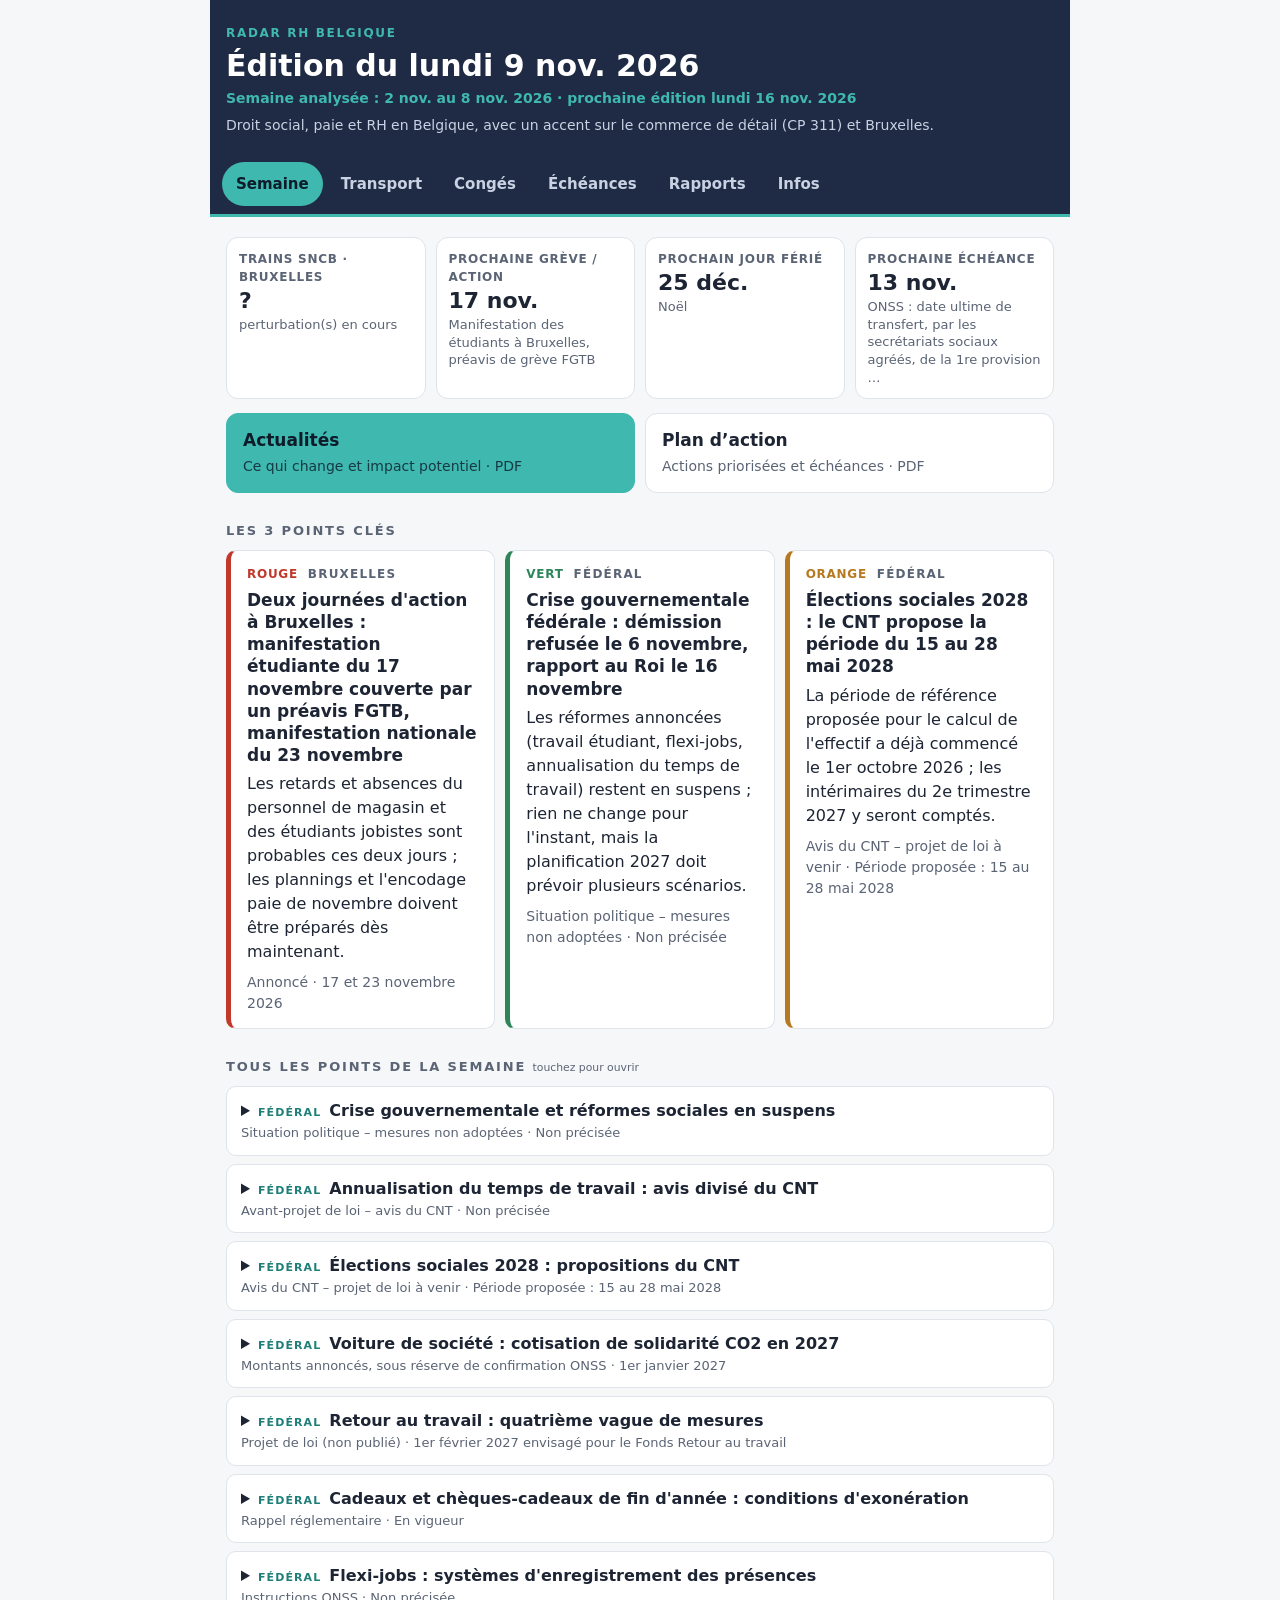
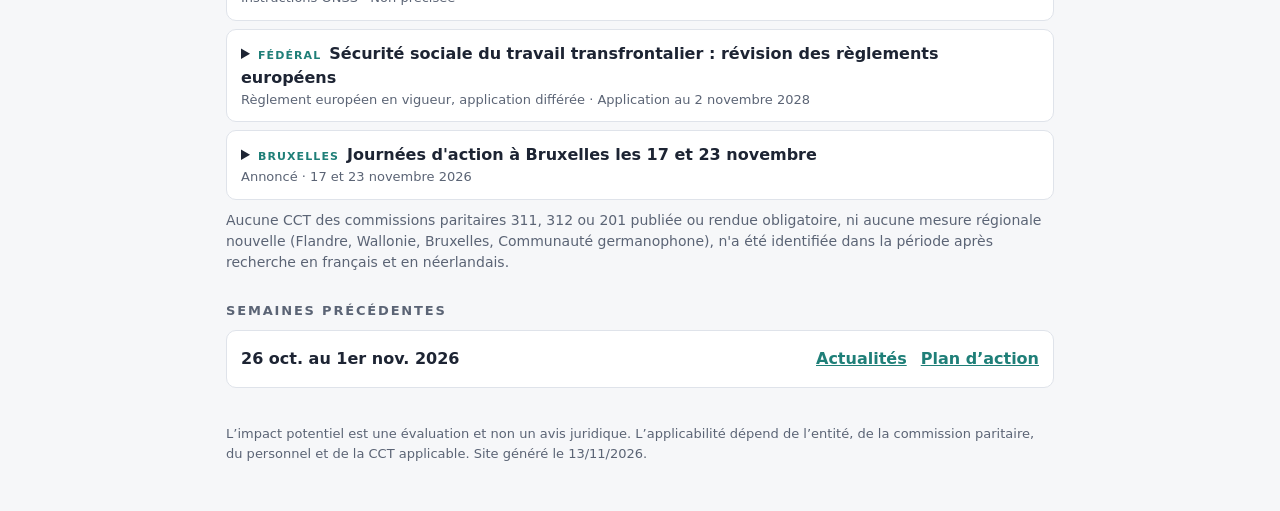
<file: site/index.html>
<!DOCTYPE html>
<html lang="fr">
<head>
<meta charset="utf-8">
<meta name="viewport" content="width=device-width, initial-scale=1, viewport-fit=cover">
<meta name="robots" content="noindex, nofollow">
<meta name="color-scheme" content="light dark">
<meta name="theme-color" content="#1F2A44">
<link rel="manifest" href="manifest.webmanifest">
<link rel="icon" href="icon-192.png">
<link rel="apple-touch-icon" href="icon-192.png">
<meta name="apple-mobile-web-app-title" content="Radar RH">
<title>Radar RH Belgique – 2 nov. au 8 nov. 2026</title>
<style>
:root {
  --bg: #f6f7f9; --panel: #ffffff; --ink: #1d2433; --muted: #5b6475; --rule: #dfe3ea;
  --navy: #1F2A44; --teal: #3FB8AF; --teal-ink: #1f7f78; --teal-fill: #E8F6F5;
  --red: #C0392B; --amber: #B7791F; --green: #2F855A;
}
@media (prefers-color-scheme: dark) {
  :root { --bg: #10151f; --panel: #182030; --ink: #e7ebf2; --muted: #9aa5b8; --rule: #2a3447;
          --teal-ink: #5fd0c7; --teal-fill: #15302f; --red: #ef7a6c; --amber: #e3b25b; --green: #6cc795; }
}
* { box-sizing: border-box; }
html { scroll-padding-top: 64px; }
body { margin: 0; background: var(--bg); color: var(--ink);
  font: 16px/1.5 system-ui, -apple-system, "Segoe UI", Roboto, sans-serif; }
main { max-width: 860px; margin: 0 auto; padding: 0 16px 48px; }
.top { background: var(--navy); color: #fff; margin: 0 -16px; padding: 24px 16px 18px; }
.eyebrow { margin: 0; color: var(--teal); font-size: 12px; font-weight: 700; letter-spacing: .14em; text-transform: uppercase; }
h1 { margin: 6px 0 4px; font-size: 24px; line-height: 1.2; }
.sub { margin: 0; color: #c9d2e3; font-size: 14px; }
.covered { margin: 0 0 6px; color: var(--teal); font-size: 14px; font-weight: 600; }
.tabs { position: sticky; top: 0; z-index: 5; display: flex; gap: 4px; overflow-x: auto; scrollbar-width: none;
  margin: 0 -16px; padding: 8px 12px; background: var(--navy); border-bottom: 3px solid var(--teal); }
.tabs::-webkit-scrollbar { display: none; }
.tabs a { flex: 0 0 auto; color: #c9d2e3; text-decoration: none; font-weight: 600; font-size: 15px;
  padding: 10px 14px; border-radius: 999px; min-height: 44px; display: flex; align-items: center; }
.tabs a[aria-selected="true"] { background: var(--teal); color: #0d1b2a; }
.tabs a:focus-visible { outline: 2px solid #fff; outline-offset: 2px; }
.js .panel { display: none; } .js .panel.on { display: block; }
.panel { padding-top: 4px; }
h2 { font-size: 13px; letter-spacing: .14em; text-transform: uppercase; color: var(--muted); margin: 28px 0 10px; }
h2 small { text-transform: none; letter-spacing: 0; font-weight: 400; }
.sr { position: absolute; width: 1px; height: 1px; overflow: hidden; clip: rect(0 0 0 0); }
.sub-h { font-size: 16px; margin: 22px 0 8px; }
.example { border: 2px solid var(--red); color: var(--red); font-weight: 700; padding: 10px 12px; border-radius: 8px; }
.tiles { display: grid; grid-template-columns: 1fr 1fr; gap: 10px; margin-top: 16px; }
.tile { display: flex; flex-direction: column; gap: 2px; background: var(--panel); border: 1px solid var(--rule);
  border-radius: 12px; padding: 12px; text-decoration: none; color: var(--ink); min-height: 96px; }
.tile small { color: var(--muted); font-size: 12px; font-weight: 600; text-transform: uppercase; letter-spacing: .06em; }
.tile b { font-size: 22px; line-height: 1.2; }
.tile span { font-size: 13px; color: var(--muted); line-height: 1.35; }
.tile.alert { border-color: var(--red); } .tile.alert b { color: var(--red); }
.downloads { display: grid; gap: 10px; margin-top: 14px; }
.btn { display: block; padding: 14px 16px; border-radius: 12px; text-decoration: none; color: var(--ink);
  background: var(--panel); border: 1px solid var(--rule); min-height: 64px; }
.btn b { display: block; font-size: 17px; }
.btn span { color: var(--muted); font-size: 14px; }
.btn.primary { background: var(--teal); border-color: var(--teal); color: #0d1b2a; }
.btn.primary span { color: #0d1b2a; opacity: .8; }
.cards { display: grid; gap: 10px; }
.card { background: var(--panel); border: 1px solid var(--rule); border-left: 5px solid var(--teal); border-radius: 10px; padding: 14px 16px; }
.card.RED { border-left-color: var(--red); } .card.AMBER { border-left-color: var(--amber); } .card.GREEN { border-left-color: var(--green); }
.card h3 { margin: 6px 0; font-size: 17px; line-height: 1.3; }
.card p { margin: 0; }
.card .meta { margin-top: 8px; color: var(--muted); font-size: 14px; }
.tag { display: flex; gap: 10px; font-size: 12px; font-weight: 700; letter-spacing: .1em; text-transform: uppercase; color: var(--muted); }
.RED .pri { color: var(--red); } .AMBER .pri { color: var(--amber); } .GREEN .pri { color: var(--green); }
.pri { font-weight: 700; font-size: 12px; letter-spacing: .06em; }
.pri-RED { color: var(--red); } .pri-AMBER { color: var(--amber); } .pri-GREEN { color: var(--green); }
.table-wrap { overflow-x: auto; background: var(--panel); border: 1px solid var(--rule); border-radius: 10px; }
table { width: 100%; border-collapse: collapse; font-size: 15px; }
th { text-align: left; font-size: 12px; letter-spacing: .1em; text-transform: uppercase; color: var(--muted); padding: 10px 12px; border-bottom: 1px solid var(--rule); }
td { padding: 10px 12px; border-bottom: 1px solid var(--rule); vertical-align: top; }
tr:last-child td { border-bottom: 0; }
tr.past { display: none; }
td.date { white-space: nowrap; font-weight: 700; width: 1%; }
.kind { display: block; color: var(--muted); font-size: 13px; margin-top: 2px; }
a { color: inherit; }
td a, .src, .item a, .more, .cal { color: var(--teal-ink); }
.src { font-size: 13px; white-space: nowrap; }
.list { list-style: none; padding: 0; margin: 0; background: var(--panel); border: 1px solid var(--rule); border-radius: 10px; }
.list li { display: flex; flex-wrap: wrap; align-items: baseline; gap: 4px 14px; padding: 12px 14px; border-bottom: 1px solid var(--rule); }
.list li:last-child { border-bottom: 0; }
.list span { flex: 1 1 200px; font-weight: 600; }
.list a { color: var(--teal-ink); font-weight: 600; padding: 4px 0; }
.list small { display: block; font-weight: 400; color: var(--muted); font-size: 13px; }
.list .d { font-weight: 700; white-space: nowrap; }
.list li.dl { display: block; }
.list li.dl .d { display: inline-block; margin-right: 8px; }
.list li.dl p { margin: 4px 0; font-weight: 400; }
.list li.dl small { display: block; }
.list li.dl small a { padding: 0; font-weight: 600; }
.list .cd { font-style: normal; font-size: 13px; color: var(--teal-ink); font-weight: 700; }
.list li.soon { background: var(--teal-fill); }
.list li.now { background: var(--teal-fill); box-shadow: inset 4px 0 0 var(--teal); }
.list li.past { display: none; }
.status { display: inline-block; font-style: normal; font-size: 11px; font-weight: 700; letter-spacing: .06em; text-transform: uppercase;
  color: var(--muted); border: 1px solid var(--rule); border-radius: 999px; padding: 1px 8px; }
.muted { color: var(--muted); }
.small { font-size: 13px; }
.note { font-size: 14px; margin-top: 10px; }
.cal, .more { display: inline-block; margin-top: 12px; font-weight: 600; min-height: 44px; padding: 10px 0; }
.more { display: block; }
.items { display: grid; gap: 8px; }
.item { background: var(--panel); border: 1px solid var(--rule); border-radius: 10px; padding: 0 14px; }
.item summary { cursor: pointer; padding: 12px 0; font-weight: 600; }
.item summary small { display: block; font-weight: 400; color: var(--muted); font-size: 13px; }
.item .lvl { display: inline-block; margin-right: 8px; font-size: 11px; letter-spacing: .1em; text-transform: uppercase; color: var(--teal-ink); }
.item p { margin: 0 0 10px; }
.item .impact { background: var(--teal-fill); border-left: 3px solid var(--teal); padding: 8px 10px; border-radius: 4px; }
.item .meta { color: var(--muted); font-size: 14px; }
.older { margin-top: 10px; }
.older summary { cursor: pointer; font-weight: 600; padding: 10px 0; min-height: 44px; }
.events { display: grid; gap: 8px; }
.event { display: grid; grid-template-columns: 1fr; gap: 4px; background: var(--panel); border: 1px solid var(--rule);
  border-left: 5px solid var(--amber); border-radius: 10px; padding: 12px 14px; }
.event.social { border-left-color: var(--red); }
.event.social .op::after { content: ' · ACTION SOCIALE'; color: var(--red); }
.event.now .when::after { content: ' · en cours'; color: var(--teal-ink); font-weight: 600; }
.event.past { display: none; }
.event .when { font-weight: 700; }
.event .op { font-weight: 700; color: var(--teal-ink); font-size: 13px; }
.event h3 { margin: 4px 0; font-size: 16px; }
.event p { margin: 0; font-size: 15px; }
.live .toggle { display: flex; align-items: center; gap: 8px; min-height: 44px; font-size: 15px; }
.live .toggle input { width: 20px; height: 20px; }
.live li p { margin: 4px 0 0; font-size: 14px; color: var(--muted); flex-basis: 100%; }
.guide { background: var(--panel); border: 1px solid var(--rule); border-radius: 10px; padding: 4px 16px; }
.guide ul { padding-left: 20px; }
.guide-p { background: var(--panel); border: 1px solid var(--rule); border-radius: 10px; padding: 12px 14px; font-size: 15px; }
footer { margin-top: 36px; color: var(--muted); font-size: 13px; }
@media (min-width: 640px) {
  .tiles { grid-template-columns: repeat(4, 1fr); }
  .downloads { grid-template-columns: 1fr 1fr; }
  .cards { grid-template-columns: repeat(3, 1fr); }
  .event { grid-template-columns: 170px 1fr; gap: 14px; }
  h1 { font-size: 30px; }
}
</style>
</head>
<body><main>
  <header class="top">
    <p class="eyebrow">Radar RH Belgique</p>
    <h1>Édition du lundi 9 nov. 2026</h1>
    <p class="covered">Semaine analysée : 2 nov. au 8 nov. 2026 · prochaine édition lundi 16 nov. 2026</p>
    <p class="sub">Droit social, paie et RH en Belgique, avec un accent sur le commerce de détail (CP 311) et Bruxelles.</p>
  </header>
  <nav class="tabs" role="tablist">
    <a href="#semaine" role="tab">Semaine</a><a href="#transport" role="tab">Transport</a><a href="#conges" role="tab">Congés</a><a href="#echeances" role="tab">Échéances</a><a href="#rapports" role="tab">Rapports</a><a href="#infos" role="tab">Infos</a>
  </nav>
  <section class="panel" id="semaine" role="tabpanel">
    <h2 class="sr">En un coup d’œil</h2>
    
    <div class="tiles">
      <a class="tile" href="#transport"><small>Trains SNCB · Bruxelles</small><b id="tile-live">…</b><span>perturbation(s) en cours</span></a>
      <a class="tile" href="#transport"><small>Prochaine grève / action</small><b>17 nov.</b><span>Manifestation des étudiants à Bruxelles, préavis de grève FGTB</span></a>
      <a class="tile" href="#conges"><small>Prochain jour férié</small><b>25 déc.</b><span>Noël</span></a>
      <a class="tile" href="#echeances"><small>Prochaine échéance</small><b>13 nov.</b><span>ONSS : date ultime de transfert, par les secrétariats sociaux agréés, de la 1re provision …</span></a>
    </div>
    
    <div class="downloads">
      <a class="btn primary" href="briefings/2026-11-02_2026-11-08/RH_Belgique_Actualites.pdf"><b>Actualités</b><span>Ce qui change et impact potentiel · PDF</span></a>
      <a class="btn" href="briefings/2026-11-02_2026-11-08/RH_Belgique_Plan_d_action.pdf"><b>Plan d’action</b><span>Actions priorisées et échéances · PDF</span></a>
    </div>
    
    <h2>Les 3 points clés</h2>
    <div class="cards">
      <article class="card RED">
        <div class="tag"><span class="pri">ROUGE</span><span>Bruxelles</span></div>
        <h3>Deux journées d&#x27;action à Bruxelles : manifestation étudiante du 17 novembre couverte par un préavis FGTB, manifestation nationale du 23 novembre</h3>
        <p>Les retards et absences du personnel de magasin et des étudiants jobistes sont probables ces deux jours ; les plannings et l&#x27;encodage paie de novembre doivent être préparés dès maintenant.</p>
        <p class="meta">Annoncé · 17 et 23 novembre 2026</p>
      </article>
      <article class="card GREEN">
        <div class="tag"><span class="pri">VERT</span><span>Fédéral</span></div>
        <h3>Crise gouvernementale fédérale : démission refusée le 6 novembre, rapport au Roi le 16 novembre</h3>
        <p>Les réformes annoncées (travail étudiant, flexi-jobs, annualisation du temps de travail) restent en suspens ; rien ne change pour l&#x27;instant, mais la planification 2027 doit prévoir plusieurs scénarios.</p>
        <p class="meta">Situation politique – mesures non adoptées · Non précisée</p>
      </article>
      <article class="card AMBER">
        <div class="tag"><span class="pri">ORANGE</span><span>Fédéral</span></div>
        <h3>Élections sociales 2028 : le CNT propose la période du 15 au 28 mai 2028</h3>
        <p>La période de référence proposée pour le calcul de l&#x27;effectif a déjà commencé le 1er octobre 2026 ; les intérimaires du 2e trimestre 2027 y seront comptés.</p>
        <p class="meta">Avis du CNT – projet de loi à venir · Période proposée : 15 au 28 mai 2028</p>
      </article>
    </div>
    <h2>Tous les points de la semaine <small>touchez pour ouvrir</small></h2>
    <div class="items">
      <details class="item">
        <summary><span class="lvl">Fédéral</span>Crise gouvernementale et réformes sociales en suspens
          <small>Situation politique – mesures non adoptées · Non précisée</small></summary>
        <p><b>Ce qui change :</b> Dans la nuit du 1er au 2 novembre 2026, le comité ministériel restreint [kern] n&#x27;a pas trouvé d&#x27;accord sur le budget 2027 et l&#x27;effort de 10 milliards EUR d&#x27;ici 2029 ; le Premier ministre a présenté la démission du gouvernement au Roi le 2 novembre. Le Roi a refusé cette démission le 6 novembre et les négociations ont repris en bilatérales ; le Premier ministre doit faire rapport au Roi le 16 novembre. Selon la presse du 31 octobre, les pistes discutées comprenaient un âge maximal de 25 ans pour le travail étudiant, une hausse des cotisations étudiantes (aujourd&#x27;hui 2,7 % travailleur et 5,4 % employeur) et une cotisation patronale flexi-job portée de 28 % à 30 % ; aucune de ces mesures n&#x27;est décidée.</p>
        <p class="impact"><b>Impact potentiel :</b> Tant qu&#x27;aucun accord n&#x27;est conclu, les règles actuelles du travail étudiant et des flexi-jobs restent applicables. Si les pistes évoquées étaient retenues, le coût et le vivier des étudiants jobistes en magasin pourraient changer en 2027 ; un accord ou un échec le 16 novembre pourrait aussi peser sur la mobilisation syndicale du 23 novembre.</p>
        
        <p class="meta"><b>Pertinence :</b> Travail étudiant | Flexi-jobs | Budget 2027 | Climat social</p>
        <p class="meta"><b>Sources :</b> <a href="https://www.lavenir.net/actu/belgique/politique/2026/11/02/budget-federal-le-kern-ne-parvient-pas-a-degager-un-accord-bart-de-wever-se-rendra-lundi-chez-le-roi-NYRAUIN6PRBDNBYR2FXUZ22C4I/" rel="noopener noreferrer">[1] L&#x27;Avenir</a> <a href="https://lalibre.be/belgique/politique-belge/2026/11/08/crise-gouvernementale-bart-de-wever-relance-les-discussions-en-bilaterales-des-ce-lundi-DKSAOSUMXBD4REIWQA4YMOHLFM" rel="noopener noreferrer">[2] La Libre Belgique</a> <a href="https://www.lavenir.net/actu/2026/10/31/flexi-jobs-et-travail-etudiant-le-gouvernement-federal-voudrait-serrer-la-vis-P5H426OT5RCL5BE47W53QUG2PU/" rel="noopener noreferrer">[3] L&#x27;Avenir</a></p>
      </details>
      <details class="item">
        <summary><span class="lvl">Fédéral</span>Annualisation du temps de travail : avis divisé du CNT
          <small>Avant-projet de loi – avis du CNT · Non précisée</small></summary>
        <p><b>Ce qui change :</b> Dans son avis n° 2.505 du 27 octobre 2026, relayé le 2 novembre, le Conseil national du travail [Nationale Arbeidsraad] rend un avis divisé sur l&#x27;avant-projet d&#x27;annualisation du temps de travail : jusqu&#x27;à 12 heures par jour et 48 heures par semaine sur la base d&#x27;un accord individuel, avec un salaire mensuel fixe, la durée hebdomadaire normale étant respectée en moyenne sur l&#x27;année. Pour les temps partiels à horaire variable, la période de référence passerait d&#x27;un trimestre au maximum à un an au maximum, sans CCT sectorielle, modification du règlement de travail ni arrêté royal supplémentaires. La « petite flexibilité » [art. 20bis] passerait de plus ou moins 2 heures par jour et 5 heures par semaine à plus ou moins 4 heures et 10 heures (maximum 10 heures par jour et 50 heures par semaine). Les organisations patronales soutiennent l&#x27;orientation, les organisations syndicales demandent le rejet du texte.</p>
        <p class="impact"><b>Impact potentiel :</b> Pour l&#x27;instant, rien ne change. Si le texte était adopté, les horaires variables à temps partiel en magasin pourraient être lissés sur un an, ce qui modifierait le suivi des heures complémentaires et des moyennes. L&#x27;annualisation est aussi l&#x27;une des lignes rouges syndicales dans le conflit budgétaire en cours.</p>
        
        <p class="meta"><b>Pertinence :</b> Temps de travail | Temps partiel variable | Plannings magasin</p>
        <p class="meta"><b>Sources :</b> <a href="https://cnt-nar.be/sites/default/files/documents/fr/avis-2505.pdf" rel="noopener noreferrer">[4] Conseil national du travail</a> <a href="https://www.partena-professional.be/fr/nos-connaissances/infoflashes/avis-du-conseil-national-du-travail-sur-lannualisation-du-temps-de" rel="noopener noreferrer">[5] Partena Professional</a></p>
      </details>
      <details class="item">
        <summary><span class="lvl">Fédéral</span>Élections sociales 2028 : propositions du CNT
          <small>Avis du CNT – projet de loi à venir · Période proposée : 15 au 28 mai 2028</small></summary>
        <p><b>Ce qui change :</b> L&#x27;avis n° 2.502 du 27 octobre 2026 du Conseil national du travail, publié par le SPF Emploi et commenté les 2 et 6 novembre, propose d&#x27;organiser les élections sociales du 15 au 28 mai 2028. Les seuils restent inchangés (50 travailleurs pour le CPPT, 100 pour le conseil d&#x27;entreprise) et la période de référence proposée pour l&#x27;effectif court du 1er octobre 2026 au 30 septembre 2027. Autres propositions : diviseur de 91 jours pour les intérimaires du 2e trimestre 2027, un intérimaire engagé ensuite à durée indéterminée par l&#x27;utilisateur ne compte qu&#x27;une fois, vote électronique élargi sous conditions et communications davantage numérisées. L&#x27;avis doit encore être traduit dans un projet de loi modifiant la loi du 4 décembre 2007.</p>
        <p class="impact"><b>Impact potentiel :</b> Si ces propositions sont confirmées, l&#x27;effectif des entités belges, y compris les intérimaires employés en renfort, serait déjà mesuré depuis le 1er octobre 2026. Une entité proche des seuils de 50 ou 100 travailleurs pourrait devoir organiser des élections pour la première fois ; les dates restent à confirmer par la loi.</p>
        <p class="meta"><b>Concertation :</b> obligation possible selon l’entité, les seuils ou la CCT applicable</p>
        <p class="meta"><b>Pertinence :</b> Élections sociales | Concertation sociale | Intérim</p>
        <p class="meta"><b>Sources :</b> <a href="https://emploi.belgique.be/fr/actualites/avis-du-conseil-national-du-travail-ndeg-2502-du-27-octobre-2026-les-elections-sociales" rel="noopener noreferrer">[6] SPF Emploi, Travail et Concertation sociale</a> <a href="https://www.securex.be/fr/lex4you/employeur/actualites/les-elections-sociales-devraient-avoir-lieu-du-15-au-28-mai-2028" rel="noopener noreferrer">[7] Securex</a> <a href="https://www.partena-professional.be/fr/nos-connaissances/infoflashes/elections-sociales-2028-le-conseil-national-du-travail-rendu-son-avis" rel="noopener noreferrer">[8] Partena Professional</a></p>
      </details>
      <details class="item">
        <summary><span class="lvl">Fédéral</span>Voiture de société : cotisation de solidarité CO2 en 2027
          <small>Montants annoncés, sous réserve de confirmation ONSS · 1er janvier 2027</small></summary>
        <p><b>Ce qui change :</b> Selon Securex (3 novembre 2026), le coefficient d&#x27;indexation de la cotisation de solidarité CO2 [solidariteitsbijdrage] passe de 1,6291 à 1,6942 au 1er janvier 2027 (indice santé de septembre 2026 de 193,27 divisé par celui de septembre 2004 de 114,08). Pour les véhicules commandés, achetés ou pris en leasing à partir du 1er juillet 2023, le multiplicateur passe de 4,00 à 5,50. Le minimum mensuel est de 35,29 EUR pour les véhicules acquis avant le 1er juillet 2023 et de 48,40 EUR à partir de cette date ; les véhicules électriques paient le minimum. Securex écrit aussi 35,93 EUR dans son texte : il s&#x27;agit vraisemblablement d&#x27;une coquille, Partena et le tableau de Securex indiquant 35,29 EUR.</p>
        <p class="impact"><b>Impact potentiel :</b> Le coût patronal des voitures de société commandées depuis juillet 2023 pourrait fortement augmenter dès la paie de janvier 2027. L&#x27;impact concerne surtout le siège et l&#x27;encadrement de magasin disposant d&#x27;un véhicule ; les paramètres devraient être validés avec le secrétariat social avant la première paie de 2027.</p>
        
        <p class="meta"><b>Pertinence :</b> Paie | Mobilité | Cotisations ONSS | Budget 2027</p>
        <p class="meta"><b>Sources :</b> <a href="https://www.securex.be/fr/lex4you/employeur/actualites/voiture-de-societe-la-cotisation-de-solidarite-pour-2027-est-connu-e571f7da2c1d8d793d734e9f21036dc7" rel="noopener noreferrer">[13] Securex</a> <a href="https://www.partena-professional.be/fr/node/22698" rel="noopener noreferrer">[14] Partena Professional</a></p>
      </details>
      <details class="item">
        <summary><span class="lvl">Fédéral</span>Retour au travail : quatrième vague de mesures
          <small>Projet de loi (non publié) · 1er février 2027 envisagé pour le Fonds Retour au travail</small></summary>
        <p><b>Ce qui change :</b> Le projet de loi du 8 octobre 2026 [DOC 56 1789/001], toujours pendant à la Chambre au 5 novembre, prévoit d&#x27;ouvrir le Fonds Retour au travail dès le septième mois d&#x27;incapacité primaire et d&#x27;indexer son plafond de 1 800 EUR, avec une entrée en vigueur envisagée au 1er février 2027. Le travailleur en invalidité devrait voir son médecin traitant au moins une fois par an, chaque certificat couvrant au maximum un an. Une amende administrative de 3 500 EUR par certificat frauduleux (plafond 28 000 EUR) viserait les prestataires de soins. La prime de reprise du travail portée à 3 000 EUR dépend du même texte.</p>
        <p class="impact"><b>Impact potentiel :</b> Aucune nouvelle obligation générale ne pèse sur l&#x27;employeur ; la cotisation de 1 800 EUR reste limitée aux ruptures pour force majeure médicale. Les dossiers de travailleurs de magasin en incapacité de longue durée pourraient être orientés plus tôt vers un trajet de retour au travail si le texte est adopté.</p>
        
        <p class="meta"><b>Pertinence :</b> Incapacité de travail | Réintégration | Certificats médicaux</p>
        <p class="meta"><b>Sources :</b> <a href="https://www.securex.be/fr/lex4you/employeur/actualites/fonds-retour-au-travail-preparez-vous-aux-changements-annonces" rel="noopener noreferrer">[11] Securex</a> <a href="https://www.securex.be/fr/lex4you/employeur/actualites/retour-au-travail-preparez-vous-a-la-quatrieme-vague" rel="noopener noreferrer">[12] Securex</a></p>
      </details>
      <details class="item">
        <summary><span class="lvl">Fédéral</span>Cadeaux et chèques-cadeaux de fin d&#x27;année : conditions d&#x27;exonération
          <small>Rappel réglementaire · En vigueur</small></summary>
        <p><b>Ce qui change :</b> Liantis rappelle (3 novembre 2026) que les cadeaux et chèques-cadeaux offerts à l&#x27;occasion de la Saint-Nicolas, de Noël ou du Nouvel An ne sont pas considérés comme de la rémunération jusqu&#x27;à 40 EUR par travailleur et par an, majorés de 40 EUR par enfant à charge. Les chèques doivent être utilisables uniquement auprès d&#x27;entreprises affiliées à l&#x27;émetteur, avoir une durée de validité limitée et ne pas être convertibles en espèces. Pour l&#x27;exonération fiscale, tous les travailleurs doivent recevoir le même avantage, les temps partiels pouvant recevoir un montant au prorata.</p>
        <p class="impact"><b>Impact potentiel :</b> Si un geste de fin d&#x27;année est prévu pour les équipes de magasin, un dépassement des plafonds ou un traitement inégal rendrait l&#x27;ensemble du montant soumis aux cotisations ONSS et au précompte professionnel.</p>
        
        <p class="meta"><b>Pertinence :</b> Paie | Avantages | Fin d&#x27;année</p>
        <p class="meta"><b>Sources :</b> <a href="https://www.liantis.be/fr/nouvelles/ch%C3%A8ques-cadeaux-pour-vos-collaborateurs-quelles-sont-les-conditions" rel="noopener noreferrer">[17] Liantis</a></p>
      </details>
      <details class="item">
        <summary><span class="lvl">Fédéral</span>Flexi-jobs : systèmes d&#x27;enregistrement des présences
          <small>Instructions ONSS · Non précisée</small></summary>
        <p><b>Ce qui change :</b> Selon Securex (2 novembre 2026), les instructions administratives ONSS 2026/3 acceptent désormais le tachygraphe numérique dans tous les secteurs pour enregistrer les prestations des flexi-jobbers, et le système Check In at Work dans le secteur du nettoyage [CP 121]. L&#x27;obligation d&#x27;enregistrer le début et la fin de chaque prestation de chaque flexi-jobber reste inchangée ; la Dimona périodique impose un système électronique d&#x27;enregistrement distinct.</p>
        <p class="impact"><b>Impact potentiel :</b> Pour une entité qui occupe des flexi-jobbers en magasin, un enregistrement absent ou incomplet expose à une sanction de niveau 3 et à la présomption que le travailleur a presté à temps plein comme travailleur ordinaire pour tout le trimestre.</p>
        
        <p class="meta"><b>Pertinence :</b> Flexi-jobs | Temps de travail | Contrôle ONSS</p>
        <p class="meta"><b>Sources :</b> <a href="https://www.securex.be/fr/lex4you/employeur/actualites/flexi-jobs-extension-des-systemes-d-enregistrement-des-presences-autorises" rel="noopener noreferrer">[15] Securex</a></p>
      </details>
      <details class="item">
        <summary><span class="lvl">Fédéral</span>Sécurité sociale du travail transfrontalier : révision des règlements européens
          <small>Règlement européen en vigueur, application différée · Application au 2 novembre 2028</small></summary>
        <p><b>Ce qui change :</b> Le règlement n° 2026/2359, qui modifie les règlements 883/2004 et 987/2009, est entré en vigueur le 1er novembre 2026 ; ses nouvelles règles ne s&#x27;appliqueront qu&#x27;à partir du 2 novembre 2028. En cas de détachement, l&#x27;affiliation préalable passe d&#x27;un à trois mois et le formulaire A1 doit être demandé avant le début du travail, sauf voyages d&#x27;affaires et détachements très courts. En cas d&#x27;activité dans plusieurs États, la période d&#x27;évaluation passe de 12 à 24 mois au maximum ; un régime transitoire peut s&#x27;appliquer jusqu&#x27;au 2 novembre 2036.</p>
        <p class="impact"><b>Impact potentiel :</b> Pas d&#x27;impact immédiat. Les détachements ponctuels de personnel belge vers des magasins ou le siège à l&#x27;étranger devraient être revus d&#x27;ici 2028.</p>
        
        <p class="meta"><b>Pertinence :</b> Mobilité internationale | ONSS | Détachement</p>
        <p class="meta"><b>Sources :</b> <a href="https://www.partena-professional.be/fr/nos-connaissances/infoflashes/les-regles-de-securite-sociale-en-cas-de-travail-transfrontalier-sont" rel="noopener noreferrer">[16] Partena Professional</a></p>
      </details>
      <details class="item">
        <summary><span class="lvl">Bruxelles</span>Journées d&#x27;action à Bruxelles les 17 et 23 novembre
          <small>Annoncé · 17 et 23 novembre 2026</small></summary>
        <p><b>Ce qui change :</b> Le mardi 17 novembre 2026, journée internationale des étudiants, les étudiants francophones manifestent à Bruxelles contre les économies dans l&#x27;enseignement de la Fédération Wallonie-Bruxelles ; la FGTB [ABVV] a déposé le 6 novembre un préavis de grève couvrant ses membres qui y participent et la CSC francophone appelle ses membres à rejoindre l&#x27;action. Le lundi 23 novembre, la CSC, la FGTB et Synova organisent une manifestation nationale au départ de la gare du Nord à 11 heures ; les membres CSC qui perdent du salaire ont droit à une indemnité de grève. Aucun préavis de grève SNCB ou STIB pour ces dates n&#x27;a été identifié au 10 novembre.</p>
        <p class="impact"><b>Impact potentiel :</b> Les deux journées pourraient perturber la circulation et les transports vers le centre de Bruxelles, et donc l&#x27;arrivée du personnel et des étudiants jobistes en magasin. Le préavis de la FGTB couvre la participation de ses membres le 17 novembre, ce qui pourrait entraîner des absences annoncées tardivement.</p>
        
        <p class="meta"><b>Pertinence :</b> Grèves et actions | Mobilité du personnel | Plannings magasin | Travail étudiant</p>
        <p class="meta"><b>Sources :</b> <a href="https://www.bruzz.be/actua/onderwijs/vakbonden-steunen-studentenactie-op-17-november-abvv-wil-staken-2026-11-06" rel="noopener noreferrer">[9] BRUZZ</a> <a href="https://www.lacsc.be/actualite/campagnes/un-budget-dans-lequel-vous-comptez" rel="noopener noreferrer">[10] CSC</a></p>
      </details>
    </div>
    <p class="muted note">Aucune CCT des commissions paritaires 311, 312 ou 201 publiée ou rendue obligatoire, ni aucune mesure régionale nouvelle (Flandre, Wallonie, Bruxelles, Communauté germanophone), n&#x27;a été identifiée dans la période après recherche en français et en néerlandais.</p>
    <h2>Semaines précédentes</h2>
    <ul class="list"><li><span>26 oct. au 1er nov. 2026</span><a href="briefings/2026-10-26_2026-11-01/RH_Belgique_Actualites.pdf">Actualités</a><a href="briefings/2026-10-26_2026-11-01/RH_Belgique_Plan_d_action.pdf">Plan d’action</a></li></ul>
  </section>
  <section class="panel" id="transport" role="tabpanel">
    <h2>Grèves et travaux annoncés</h2>
    <div class="events" id="announced">
      <article class="event" data-start="2026-10-31" data-end="2026-11-29">
        <div class="when">31 oct. → 29 nov. 2026</div>
        <div><span class="op">SNCB</span> <span class="status">Confirmé</span>
          <h3>Travaux le week-end entre Anvers-Central, Malines et Bruxelles-Midi</h3><p>Chaque week-end jusqu&#x27;au 29 novembre, Infrabel effectue des travaux : le parcours et l&#x27;heure de départ des trains IC Anvers–Bruxelles-Central–Charleroi, S1 Anvers–Bruxelles-Central–Nivelles, S5 Malines–Bruxelles-Luxembourg–Hal et L Malines–Louvain sont adaptés. Vérifier les trajets du samedi pour le personnel venant du nord (Malines, Vilvorde) ou de Nivelles. <a class="src" href="https://www.belgiantrain.be/fr/travel-info/current/ongoing-disturbances-and-works" rel="noopener noreferrer">source</a></p></div>
      </article>
      <article class="event" data-start="2026-11-07" data-end="2026-11-22">
        <div class="when">7 nov. → 22 nov. 2026</div>
        <div><span class="op">SNCB</span> <span class="status">Confirmé</span>
          <h3>Travaux à Bruxelles-Luxembourg les week-ends</h3><p>Les week-ends jusqu&#x27;au 22 novembre, le parcours des trains S5 Malines–Bruxelles-Luxembourg–Hal et S19 Landen–Bruxelles-Luxembourg–Nivelles est adapté ; bus et trams STIB et De Lijn acceptés avec le ticket de train. Bruxelles-Luxembourg est la gare la plus proche de Porte de Namur : vérifier les trajets du samedi. <a class="src" href="https://www.belgiantrain.be/fr/travel-info/current/ongoing-disturbances-and-works" rel="noopener noreferrer">source</a></p></div>
      </article>
      <article class="event" data-start="2026-11-11" data-end="2026-11-11">
        <div class="when">mer. 11 nov. 2026</div>
        <div><span class="op">SNCB</span> <span class="status">Confirmé</span>
          <h3>Bus de remplacement entre Louvain et Landen</h3><p>Le mercredi 11 novembre (jour férié), tous les trains sont remplacés par des bus SNCB entre Louvain et Landen. Concerne le personnel venant de l&#x27;est du Brabant flamand s&#x27;il travaille ce jour-là. <a class="src" href="https://www.belgiantrain.be/fr/travel-info/current/ongoing-disturbances-and-works" rel="noopener noreferrer">source</a></p></div>
      </article>
      <article class="event" data-start="2026-11-14" data-end="2026-11-15">
        <div class="when">14 nov. → 15 nov. 2026</div>
        <div><span class="op">SNCB</span> <span class="status">Confirmé</span>
          <h3>Bus de remplacement entre Bruxelles-Midi et Nivelles</h3><p>Le week-end des 14 et 15 novembre, tous les trains sont remplacés par des bus SNCB entre Bruxelles-Midi et Nivelles ; le parcours des trains S19 est adapté et l&#x27;heure de départ des IC Anvers–Bruxelles-Central–Charleroi change. Trajet du samedi nettement allongé pour le personnel venant de Nivelles, Braine-l&#x27;Alleud ou Waterloo. <a class="src" href="https://www.belgiantrain.be/fr/travel-info/current/ongoing-disturbances-and-works" rel="noopener noreferrer">source</a></p></div>
      </article>
      <article class="event" data-start="2026-11-15" data-end="2026-11-15">
        <div class="when">dim. 15 nov. 2026</div>
        <div><span class="op">STIB</span> <span class="status">Confirmé</span>
          <h3>Métro 5 remplacé par des bus le matin, station Roi Baudouin fermée le soir</h3><p>Le dimanche 15 novembre avant 12 h 30, travaux sur la ligne de métro 5 : bus de remplacement entre Gare de l&#x27;Ouest et Erasme. Le même jour, à cause du match Belgique–Italie, la station Roi Baudouin (terminus du métro 6) est fermée à partir de 22 h : retour du soir à prévoir pour le personnel concerné. <a class="src" href="https://www.stib-mivb.be/accueil/voyager/temps-reel/arrets?stop=90749" rel="noopener noreferrer">source</a></p></div>
      </article>
      <article class="event" data-start="2026-11-15" data-end="2027-02-08">
        <div class="when">15 nov. 2026 → 8 févr. 2027</div>
        <div><span class="op">STIB</span> <span class="status">Annoncé</span>
          <h3>Hôtel des Monnaies (métro 2 et 6) : quais partiellement isolés</h3><p>À partir de la mi-novembre 2026 (date exacte non précisée), une partie du fond des quais est isolée pour les travaux ; la station et toutes ses entrées restent ouvertes et toutes les portes du métro restent accessibles. Impact faible sur les lignes 2 et 6 ; premier nouvel accès prévu à l&#x27;été 2027. <a class="src" href="https://www.stib-mivb.be/voyager/chantiers-et-projets/chantiers-en-cours/hotel-des-monnaies-fait-peau-neuve-avec-deux-ascenseurs" rel="noopener noreferrer">source</a></p></div>
      </article>
      <article class="event" data-start="2026-11-16" data-end="2026-11-27">
        <div class="when">16 nov. → 27 nov. 2026</div>
        <div><span class="op">SNCB</span> <span class="status">Confirmé</span>
          <h3>Jonction Nord-Midi : trains adaptés en semaine entre Bruxelles-Midi et Bruxelles-Nord</h3><p>En semaine, du 16 au 27 novembre, Infrabel effectue des travaux entre Schaerbeek et Bruxelles-Midi : le parcours et l&#x27;heure de départ de certains trains entre Bruxelles-Midi et Bruxelles-Nord sont adaptés. La SNCB précise que le planificateur n&#x27;en tient pas encore compte : retards possibles pour le personnel qui passe par Bruxelles-Central. <a class="src" href="https://www.belgiantrain.be/fr/travel-info/current/ongoing-disturbances-and-works" rel="noopener noreferrer">source</a></p></div>
      </article>
      <article class="event" data-start="2026-11-16" data-end="2026-11-20">
        <div class="when">16 nov. → 20 nov. 2026</div>
        <div><span class="op">SNCB</span> <span class="status">Confirmé</span>
          <h3>Horaires adaptés entre Braine-l&#x27;Alleud et Charleroi</h3><p>En semaine, du 16 au 20 novembre, l&#x27;heure de départ des trains IC Anvers–Bruxelles-Central–Charleroi, IC Essen–Bruxelles-Central–Charleroi et S19 Brussels Airport–Bruxelles-Luxembourg–Charleroi est adaptée. Vérifier l&#x27;horaire pour le personnel venant du sud du Brabant wallon ou de Charleroi. <a class="src" href="https://www.belgiantrain.be/fr/travel-info/current/ongoing-disturbances-and-works" rel="noopener noreferrer">source</a></p></div>
      </article>
      <article class="event social" data-start="2026-11-17" data-end="2026-11-17">
        <div class="when">mar. 17 nov. 2026</div>
        <div><span class="op">Tous</span> <span class="status">Préavis déposé</span>
          <h3>Manifestation des étudiants à Bruxelles, préavis de grève FGTB</h3><p>Les étudiants de l&#x27;enseignement francophone manifestent à nouveau à Bruxelles le mardi 17 novembre ; la FGTB a déposé un préavis de grève couvrant ses membres qui y participent. Perturbations possibles en surface dans le centre ; aucun préavis propre à la STIB ou à la SNCB n&#x27;a été trouvé au 10 novembre. <a class="src" href="https://www.lalibre.be/dernieres-depeches/2026/11/06/mobilisation-de-la-jeunesse-la-fgtb-soutient-laction-etudiante-du-17-novembre-avec-un-preavis-de-greve-FLIF52IHVNCPRJBRTP2VK3ZDJA/" rel="noopener noreferrer">source</a></p></div>
      </article>
      <article class="event" data-start="2026-11-21" data-end="2026-11-29">
        <div class="when">21 nov. → 29 nov. 2026</div>
        <div><span class="op">SNCB</span> <span class="status">Confirmé</span>
          <h3>Bus de remplacement entre Malines et Louvain (week-ends)</h3><p>Les week-ends des 21-22 et 28-29 novembre, des bus SNCB remplacent les trains L entre Malines et Louvain ; le parcours et l&#x27;heure de départ de certains trains P entre Malines-Nekkerspoel et Louvain sont adaptés. Vérifier les trajets du samedi pour le personnel venant du Brabant flamand. <a class="src" href="https://www.belgiantrain.be/fr/travel-info/current/ongoing-disturbances-and-works" rel="noopener noreferrer">source</a></p></div>
      </article>
      <article class="event social" data-start="2026-11-23" data-end="2026-11-23">
        <div class="when">lun. 23 nov. 2026</div>
        <div><span class="op">Tous</span> <span class="status">Annoncé</span>
          <h3>Journée d&#x27;action et manifestation nationale en front commun à Bruxelles</h3><p>La CSC, la FGTB et Synova appellent à une manifestation nationale à Bruxelles le lundi 23 novembre ; les absences pour y participer sont traitées comme des absences pour grève (indemnité de grève), y compris pour les équipes qui commencent le 22 au soir ou finissent dans la nuit du 23 au 24. Au 10 novembre, aucune grève générale n&#x27;est convoquée et aucun préavis propre à la STIB, à la SNCB ou à De Lijn n&#x27;a été trouvé : forte perturbation probable dans le centre, détails non encore publiés. <a class="src" href="https://cessoc.be/content/article/25366" rel="noopener noreferrer">source</a></p></div>
      </article>
      <article class="event" data-start="2026-12-13" data-end="2026-12-13">
        <div class="when">dim. 13 déc. 2026</div>
        <div><span class="op">SNCB</span> <span class="status">Confirmé</span>
          <h3>Nouvelle offre de trains (plan de transport 2026-2029, phase 1)</h3><p>À partir du dimanche 13 décembre, de nombreux horaires changent : trains S4 prolongés vers Louvain-la-Neuve, deux S8 par heure le samedi via Bruxelles-Luxembourg, nouvelle gare de Braine-Alliance (S9 et S19), deuxième S5 par heure le samedi entre Vilvorde et Hal ; travaux à Malines (un S1 sur deux seulement à Eppegem et Weerde vers Anvers). Les horaires de travail fondés sur un train précis doivent être revérifiés. <a class="src" href="https://www.belgiantrain.be/fr/news/new-offer-dec-2026" rel="noopener noreferrer">source</a></p></div>
      </article>
    </div>
    <p class="muted small">Liste vérifiée au 10 nov. 2026, mise à jour chaque lundi. Les dates passées disparaissent d’elles-mêmes.</p>
    <a class="more" href="reports/transport_2026-11-06.pdf">Grève ou retard : quelles règles de paie ? Le rapport complet (PDF)</a>
    
    <h2>Trains SNCB en ce moment <small id="live-time"></small></h2>
    <div class="live" id="live">
      <label class="toggle"><input type="checkbox" id="live-bxl" checked> Seulement autour de Bruxelles</label>
      <ul class="list" id="live-list"><li class="muted">Chargement des perturbations SNCB…</li></ul>
      <details class="older" id="live-planned-wrap"><summary>Travaux planifiés SNCB</summary><ul class="list" id="live-planned"></ul></details>
      <p class="muted small">Données en direct : iRail (API ouverte basée sur les données SNCB). En cas de doute, vérifiez sur sncb.be.</p>
    </div>
    <h2>Suivre en direct</h2>
    <ul class="list"><li><span>SNCB – Perturbations et travaux en cours<small>Perturbations en direct, travaux par semaine et services alternatifs en cas de grève sur le rail.</small></span><a href="https://www.belgiantrain.be/fr/travel-info/current/ongoing-disturbances-and-works" rel="noopener noreferrer">Ouvrir</a></li><li><span>SNCB – Attestation de retard<small>Justificatif à télécharger par numéro de train ou par gare, jusqu&#x27;à sept jours dans le passé : preuve pour la paie.</small></span><a href="https://www.belgiantrain.be/fr/support/customer-service/delay-certificate" rel="noopener noreferrer">Ouvrir</a></li><li><span>STIB – Info trafic<small>État en direct des métros, trams et bus bruxellois, y compris les jours de grève ou de manifestation.</small></span><a href="https://www.stib-mivb.be/accueil/voyager/info-trafic" rel="noopener noreferrer">Ouvrir</a></li><li><span>STIB – Arrêt Porte de Namur (temps réel)<small>Temps d&#x27;attente et perturbations affichées pour l&#x27;arrêt du magasin (métros 2 et 6, bus).</small></span><a href="https://www.stib-mivb.be/accueil/voyager/temps-reel/arrets?stop=90749" rel="noopener noreferrer">Ouvrir</a></li><li><span>STIB – Chantiers en cours<small>Travaux de longue durée sur le réseau STIB (stations de métro, voies de tram).</small></span><a href="https://www.stib-mivb.be/accueil/voyager/chantiers-et-projets/chantiers-en-cours" rel="noopener noreferrer">Ouvrir</a></li><li><span>De Lijn – Grèves et actions syndicales [staking en vakbondsactie]<small>Situation du réseau De Lijn en cas de grève ou d&#x27;action syndicale.</small></span><a href="https://www.delijn.be/nl/content/storingen-omleidingen/staking-vakbondsactie/" rel="noopener noreferrer">Ouvrir</a></li><li><span>De Lijn – Attestation de retard [attest vertraging]<small>Formulaire d&#x27;attestation de retard De Lijn, envoyée par e-mail sous 72 heures, demande possible jusqu&#x27;à un mois après les faits.</small></span><a href="https://www.delijn.be/nl/content/attest-vertraging/" rel="noopener noreferrer">Ouvrir</a></li><li><span>LETEC – Actualités et info trafic<small>Perturbations et grèves sur le réseau de bus wallon, dont le Brabant wallon.</small></span><a href="https://www.letec.be/News/" rel="noopener noreferrer">Ouvrir</a></li><li><span>Infrabel<small>Gestionnaire du réseau ferroviaire : travaux sur les voies qui modifient l&#x27;offre de trains.</small></span><a href="https://infrabel.be/fr" rel="noopener noreferrer">Ouvrir</a></li><li><span>Bruxelles Mobilité – Transport et mobilité<small>Portail régional bruxellois sur la mobilité, les chantiers et la circulation.</small></span><a href="https://be.brussels/fr/transport-mobilite" rel="noopener noreferrer">Ouvrir</a></li></ul>
    <h2>Accès au magasin (Porte de Namur)</h2>
    <ul class="list"><li><span>Métro · 2 et 6<small>Station Porte de Namur, desservie par les métros 2 (Simonis–Elisabeth) et 6 (Roi Baudouin–Elisabeth). Correspondance avec les métros 1 et 5 à Arts-Loi.</small></span> <a class="src" href="https://www.stib-mivb.be/accueil/voyager/temps-reel/arrets?stop=90749" rel="noopener noreferrer">source</a></li><li><span>Bus · 34, 54, 64, 71, 80 ; Noctis N06, N08, N09, N10<small>Lignes listées à l&#x27;arrêt STIB Porte de Namur. Les bus 34, 64 et 80 relient aussi l&#x27;arrêt Luxembourg (gare de Bruxelles-Luxembourg) ; le bus 71 relie De Brouckère et Delta en passant par Porte de Namur.</small></span> <a class="src" href="https://www.stib-mivb.be/accueil/voyager/temps-reel/arrets?stop=90749" rel="noopener noreferrer">source</a></li><li><span>Train · Bruxelles-Luxembourg (trains S) ; puis bus 34, 64 ou 80<small>Gare la plus proche. À l&#x27;arrêt STIB Luxembourg, les bus 34, 64 et 80 circulent vers Porte de Namur. Travaux à Bruxelles-Luxembourg les week-ends jusqu&#x27;au 22 novembre 2026.</small></span> <a class="src" href="https://www.stib-mivb.be/accueil/voyager/temps-reel/arrets?stop=90569" rel="noopener noreferrer">source</a></li><li><span>Train · Bruxelles-Midi : métro 2 ou 6<small>La station Gare du Midi est desservie par les métros 2 et 6, comme Porte de Namur : trajet sans correspondance. Les trams 4 et 10 sont interrompus entre Gare du Midi et Porte de Hal / Gare du Nord.</small></span> <a class="src" href="https://www.stib-mivb.be/accueil/voyager/temps-reel/arrets?stop=90366" rel="noopener noreferrer">source</a></li><li><span>Train · Bruxelles-Central : métro 1 ou 5 jusqu&#x27;à Arts-Loi, puis métro 2 ou 6<small>Correspondance à Arts-Loi, desservie par les métros 1, 2, 5 et 6, puis métro 2 ou 6 jusqu&#x27;à Porte de Namur. Le dimanche 15 novembre avant 12 h 30, le métro 5 est remplacé par des bus entre Gare de l&#x27;Ouest et Erasme.</small></span> <a class="src" href="https://www.stib-mivb.be/accueil/voyager/temps-reel/arrets?stop=90039" rel="noopener noreferrer">source</a></li><li><span>Tram · Aucune ligne de tram à l&#x27;arrêt Porte de Namur<small>L&#x27;arrêt STIB Porte de Namur ne liste que des métros et des bus ; les personnes venant en tram doivent prévoir une correspondance vers le métro 2 ou 6 ou vers un bus.</small></span> <a class="src" href="https://www.stib-mivb.be/accueil/voyager/temps-reel/arrets?stop=90749" rel="noopener noreferrer">source</a></li></ul>
  </section>
  <section class="panel" id="conges" role="tabpanel">
    <h2>Prochains jours fériés</h2>
    <ul class="list" id="holidays"><li class="hol" data-date="2026-11-11"><span>Armistice<small>Tombe un mercredi : pas de remplacement.</small></span><b class="d">mer. 11 nov. 2026</b><em class="cd"></em></li><li class="hol" data-date="2026-12-25"><span>Noël<small>Tombe un vendredi : pas de remplacement.</small></span><b class="d">ven. 25 déc. 2026</b><em class="cd"></em></li><li class="hol" data-date="2027-01-01"><span>Nouvel An<small>Tombe un vendredi : pas de remplacement.</small></span><b class="d">ven. 1er janv. 2027</b><em class="cd"></em></li><li class="hol" data-date="2027-03-29"><span>Lundi de Pâques<small>Pâques tombe le dimanche 28 mars 2027.</small></span><b class="d">lun. 29 mars 2027</b><em class="cd"></em></li><li class="hol" data-date="2027-05-01"><span>Fête du Travail<small>Tombe un samedi : jour habituel d&#x27;activité en magasin, donc férié chômé et payé pour le personnel qui travaille habituellement le samedi ; jour de remplacement à fixer pour les travailleurs dont le samedi est un jour habituel d&#x27;inactivité.</small></span><b class="d">sam. 1er mai 2027</b><em class="cd"></em></li><li class="hol" data-date="2027-05-06"><span>Ascension<small>Tombe un jeudi : pas de remplacement.</small></span><b class="d">jeu. 6 mai 2027</b><em class="cd"></em></li><li class="hol" data-date="2027-05-17"><span>Lundi de Pentecôte<small>Tombe un lundi : pas de remplacement.</small></span><b class="d">lun. 17 mai 2027</b><em class="cd"></em></li><li class="hol" data-date="2027-07-21"><span>Fête nationale<small>Tombe un mercredi : pas de remplacement.</small></span><b class="d">mer. 21 juil. 2027</b><em class="cd"></em></li><li class="hol" data-date="2027-08-15"><span>Assomption<small>Tombe un dimanche : jour de remplacement à fixer (toujours obligatoire pour un férié qui coïncide avec un dimanche).</small></span><b class="d">dim. 15 août 2027</b><em class="cd"></em></li><li class="hol" data-date="2027-11-01"><span>Toussaint<small>Tombe un lundi : pas de remplacement.</small></span><b class="d">lun. 1er nov. 2027</b><em class="cd"></em></li><li class="hol" data-date="2027-11-11"><span>Armistice<small>Tombe un jeudi : pas de remplacement.</small></span><b class="d">jeu. 11 nov. 2027</b><em class="cd"></em></li><li class="hol" data-date="2027-12-25"><span>Noël<small>Tombe un samedi : jour habituel d&#x27;activité en magasin, donc férié chômé et payé pour le personnel qui travaille habituellement le samedi ; jour de remplacement à fixer pour les travailleurs dont le samedi est un jour habituel d&#x27;inactivité.</small></span><b class="d">sam. 25 déc. 2027</b><em class="cd"></em></li></ul>
    <p class="muted small">Sources : <a class="src" href="https://emploi.belgique.be/fr/themes/jours-feries-et-conges/jours-feries" rel="noopener noreferrer">SPF Emploi, Travail et Concertation sociale</a>  <a class="src" href="https://www.ucm.be/actualites/tous-les-jours-feries-en-2027-et-leurs-modalites-de-remplacement" rel="noopener noreferrer">UCM</a></p>
    <p class="guide-p"><b>Jour férié un dimanche ?</b> Un jour férié qui tombe un dimanche ou un jour habituel d&#x27;inactivité doit être remplacé par un jour habituel d&#x27;activité de l&#x27;entreprise. Le jour de remplacement est fixé en priorité par la commission (ou sous-commission) paritaire, à défaut par le conseil d&#x27;entreprise, puis par accord avec la délégation syndicale, avec les travailleurs ou, en dernier lieu, par accord individuel ; sans décision valable, le férié est reporté au premier jour habituel d&#x27;activité qui suit. L&#x27;employeur doit afficher un avis reprenant les jours de remplacement avant le 15 décembre de l&#x27;année précédente, soit avant le 15 décembre 2026 pour 2027. <a class="src" href="https://emploi.belgique.be/fr/themes/jours-feries-et-conges/jours-feries" rel="noopener noreferrer">source</a></p>
    <a class="cal" href="conges.ics">Ajouter jours fériés, vacances scolaires et temps forts à mon agenda (.ics)</a>
    <h2>Temps forts du commerce</h2>
    <ul class="list"><li class="range" data-start="2026-08-13" data-end="2026-08-13"><span>Ouverture possible 7 jours sur 7 jusqu&#x27;à 21 h <i class="status">Légal</i><small>En vigueur depuis le 13 août 2026 (publication au Moniteur belge le 3 août) : suppression du jour de fermeture hebdomadaire obligatoire et fermeture au plus tard à 21 h. Possibilité et non obligation ; les règles de repos du dimanche du droit du travail restent applicables au personnel de vente. Source médiatique, texte au Moniteur belge non consulté.</small></span><b class="d">jeu. 13 août 2026</b> <a class="src" href="https://www.vrt.be/vrtnws/fr/2026/08/13/les-commerces-de-detail-peuvent-desormais-ouvrir-7-jours-sur-7-e/" rel="noopener noreferrer">source</a></li><li class="range" data-start="2026-11-27" data-end="2026-11-27"><span>Black Friday <i class="status">Usage commercial</i><small>Dernier vendredi de novembre (date calculée). Selon une enquête citée en 2021, environ un Belge sur trois attend le Black Friday pour ses achats de fin d&#x27;année. Pas une période de soldes légale.</small></span><b class="d">ven. 27 nov. 2026</b> <a class="src" href="https://www.rtbf.be/article/1-belge-sur-3-attend-le-black-friday-pour-faire-ses-achats-de-fin-dannee-10884919" rel="noopener noreferrer">source</a></li><li class="range" data-start="2026-12-02" data-end="2027-01-01"><span>Période d&#x27;attente avant les soldes d&#x27;hiver <i class="status">Déduit</i><small>Habillement, maroquinerie et chaussures : interdiction d&#x27;annoncer des réductions de prix pendant le mois qui précède les soldes (art. VI.29 CDE). Dates déduites de la règle, les soldes d&#x27;hiver 2027 commençant le 2 janvier.</small></span><b class="d">2 déc. 2026 → 1er janv. 2027</b> <a class="src" href="https://www.ejustice.just.fgov.be/cgi_loi/change_lg.pl?language=fr&amp;la=F&amp;cn=2013022819&amp;table_name=loi" rel="noopener noreferrer">source</a></li><li class="range" data-start="2026-12-06" data-end="2026-12-06"><span>Saint-Nicolas <i class="status">Usage commercial</i><small>Tombe un dimanche en 2026. Près de la moitié des ventes annuelles de jouets se fait en novembre et décembre (Saint-Nicolas et Noël), selon un article de 2024.</small></span><b class="d">dim. 6 déc. 2026</b> <a class="src" href="https://www.rtbf.be/article/saint-nicolas-approche-comment-se-porte-le-marche-du-jouet-11459881" rel="noopener noreferrer">source</a></li><li class="range" data-start="2026-12-19" data-end="2026-12-20"><span>Dernier week-end avant Noël <i class="status">Usage commercial</i><small>Traditionnellement le dimanche le plus important de l&#x27;année pour le commerce selon le SNI (article de 2017). Dates 2026 calculées ; ouverture dominicale du magasin à vérifier selon les règles de repos du dimanche du personnel.</small></span><b class="d">19 déc. → 20 déc. 2026</b> <a class="src" href="https://www.dhnet.be/conso/consommation/2017/12/16/le-week-end-le-plus-chaud-de-lannee-a-debute-pour-les-commerces-6DR3BJCSTRCXRPABLDLZ76SFVY/" rel="noopener noreferrer">source</a></li><li class="range" data-start="2026-12-24" data-end="2026-12-24"><span>Veille de Noël <i class="status">Usage commercial</i><small>Fermeture anticipée habituelle des grandes enseignes (vers 17 h ou 18 h selon un article de 2020) : prévoir les horaires du personnel en conséquence.</small></span><b class="d">jeu. 24 déc. 2026</b> <a class="src" href="https://www.dhnet.be/conso/consommation/2020/12/04/colruyt-delhaize-carrefour-les-supermarches-adaptent-leurs-heures-douverture-pendant-les-fetes-de-fin-dannee-OJRERRHMBNCG7NYUPPRD2LQHM4/" rel="noopener noreferrer">source</a></li><li class="range" data-start="2026-12-31" data-end="2026-12-31"><span>Saint-Sylvestre <i class="status">Usage commercial</i><small>Fermeture anticipée habituelle des grandes enseignes (vers 17 h ou 18 h selon un article de 2020).</small></span><b class="d">jeu. 31 déc. 2026</b> <a class="src" href="https://www.dhnet.be/conso/consommation/2020/12/04/colruyt-delhaize-carrefour-les-supermarches-adaptent-leurs-heures-douverture-pendant-les-fetes-de-fin-dannee-OJRERRHMBNCG7NYUPPRD2LQHM4/" rel="noopener noreferrer">source</a></li><li class="range" data-start="2027-01-02" data-end="2027-01-31"><span>Soldes d&#x27;hiver 2027 <i class="status">Déduit</i><small>Règle légale : du 3 au 31 janvier ; lorsque le 3 janvier est un dimanche, la période commence le 2 janvier (art. VI.25 CDE). Le 3 janvier 2027 étant un dimanche, début déduit au samedi 2 janvier 2027. Le Roi peut modifier la période par arrêté royal.</small></span><b class="d">2 janv. → 31 janv. 2027</b> <a class="src" href="https://www.ejustice.just.fgov.be/cgi_loi/change_lg.pl?language=fr&amp;la=F&amp;cn=2013022819&amp;table_name=loi" rel="noopener noreferrer">source</a></li><li class="range" data-start="2027-06-01" data-end="2027-06-30"><span>Période d&#x27;attente avant les soldes d&#x27;été <i class="status">Déduit</i><small>Habillement, maroquinerie et chaussures : pas d&#x27;annonce de réductions de prix pendant le mois qui précède les soldes (art. VI.29 CDE). Dates déduites de la règle.</small></span><b class="d">1er juin → 30 juin 2027</b> <a class="src" href="https://www.ejustice.just.fgov.be/cgi_loi/change_lg.pl?language=fr&amp;la=F&amp;cn=2013022819&amp;table_name=loi" rel="noopener noreferrer">source</a></li><li class="range" data-start="2027-07-01" data-end="2027-07-31"><span>Soldes d&#x27;été 2027 <i class="status">Déduit</i><small>Règle légale : du 1er au 31 juillet (art. VI.25 CDE) ; le 1er juillet 2027 tombe un jeudi, pas de décalage. Dates déduites de la règle.</small></span><b class="d">1er juil. → 31 juil. 2027</b> <a class="src" href="https://www.ejustice.just.fgov.be/cgi_loi/change_lg.pl?language=fr&amp;la=F&amp;cn=2013022819&amp;table_name=loi" rel="noopener noreferrer">source</a></li></ul>
    <h2>Vacances scolaires 2026-2027 <small>utile pour les étudiants et les demandes de congé</small></h2>
    <details class="older" open><summary>Fédération Wallonie-Bruxelles</summary><ul class="list"><li class="range" data-start="2026-10-19" data-end="2026-11-01"><span>Vacances d&#x27;automne (Toussaint)</span><b class="d">19 oct. → 1er nov. 2026</b> <a class="src" href="http://www.enseignement.be/public/docs/calendrier-scolaire-2026-2027.pdf" rel="noopener noreferrer">source</a></li><li class="range" data-start="2026-12-21" data-end="2027-01-03"><span>Vacances d&#x27;hiver (Noël)</span><b class="d">21 déc. 2026 → 3 janv. 2027</b> <a class="src" href="http://www.enseignement.be/public/docs/calendrier-scolaire-2026-2027.pdf" rel="noopener noreferrer">source</a></li><li class="range" data-start="2027-02-22" data-end="2027-03-07"><span>Vacances de détente (Carnaval)</span><b class="d">22 févr. → 7 mars 2027</b> <a class="src" href="http://www.enseignement.be/public/docs/calendrier-scolaire-2026-2027.pdf" rel="noopener noreferrer">source</a></li><li class="range" data-start="2027-04-26" data-end="2027-05-09"><span>Vacances de printemps (Pâques)</span><b class="d">26 avr. → 9 mai 2027</b> <a class="src" href="http://www.enseignement.be/public/docs/calendrier-scolaire-2026-2027.pdf" rel="noopener noreferrer">source</a></li><li class="range" data-start="2027-07-03" data-end="2027-08-29"><span>Vacances d&#x27;été (fin déduite de la rentrée du lundi 30 août 2027)</span><b class="d">3 juil. → 29 août 2027</b> <a class="src" href="http://www.enseignement.be/public/docs/calendrier-scolaire-2026-2027.pdf" rel="noopener noreferrer">source</a></li></ul></details><details class="older" ><summary>Communauté flamande</summary><ul class="list"><li class="range" data-start="2026-11-02" data-end="2026-11-08"><span>Vacances d&#x27;automne [herfstvakantie]</span><b class="d">2 nov. → 8 nov. 2026</b> <a class="src" href="https://www.vlaanderen.be/onderwijs-en-vorming/wat-mag-en-moet-op-school/schoolvakanties-vrije-dagen-en-afwezigheden/schoolvakanties" rel="noopener noreferrer">source</a></li><li class="range" data-start="2026-12-21" data-end="2027-01-03"><span>Vacances de Noël [kerstvakantie]</span><b class="d">21 déc. 2026 → 3 janv. 2027</b> <a class="src" href="https://www.vlaanderen.be/onderwijs-en-vorming/wat-mag-en-moet-op-school/schoolvakanties-vrije-dagen-en-afwezigheden/schoolvakanties" rel="noopener noreferrer">source</a></li><li class="range" data-start="2027-02-08" data-end="2027-02-14"><span>Congé de Carnaval [krokusvakantie]</span><b class="d">8 févr. → 14 févr. 2027</b> <a class="src" href="https://www.vlaanderen.be/onderwijs-en-vorming/wat-mag-en-moet-op-school/schoolvakanties-vrije-dagen-en-afwezigheden/schoolvakanties" rel="noopener noreferrer">source</a></li><li class="range" data-start="2027-03-29" data-end="2027-04-11"><span>Vacances de Pâques [paasvakantie]</span><b class="d">29 mars → 11 avr. 2027</b> <a class="src" href="https://www.vlaanderen.be/onderwijs-en-vorming/wat-mag-en-moet-op-school/schoolvakanties-vrije-dagen-en-afwezigheden/schoolvakanties" rel="noopener noreferrer">source</a></li><li class="range" data-start="2027-07-01" data-end="2027-08-31"><span>Vacances d&#x27;été [zomervakantie]</span><b class="d">1er juil. → 31 août 2027</b> <a class="src" href="https://www.vlaanderen.be/onderwijs-en-vorming/wat-mag-en-moet-op-school/schoolvakanties-vrije-dagen-en-afwezigheden/schoolvakanties" rel="noopener noreferrer">source</a></li></ul></details><details class="older" ><summary>Communauté germanophone</summary><ul class="list"><li class="range" data-start="2026-11-02" data-end="2026-11-07"><span>Vacances de Toussaint [Allerheiligenferien]</span><b class="d">2 nov. → 7 nov. 2026</b> <a class="src" href="https://ostbelgienbildung.be/PortalData/21/Resources/downloads/home/schulvorschriften/25_2730_Schulkalender_fuer_die_Schuljahre_2025-2026_bis_2028-2029.pdf" rel="noopener noreferrer">source</a></li><li class="range" data-start="2026-12-21" data-end="2027-01-02"><span>Vacances de Noël [Weihnachtsferien]</span><b class="d">21 déc. 2026 → 2 janv. 2027</b> <a class="src" href="https://ostbelgienbildung.be/PortalData/21/Resources/downloads/home/schulvorschriften/25_2730_Schulkalender_fuer_die_Schuljahre_2025-2026_bis_2028-2029.pdf" rel="noopener noreferrer">source</a></li><li class="range" data-start="2027-02-08" data-end="2027-02-13"><span>Vacances de Carnaval [Karnevalsferien]</span><b class="d">8 févr. → 13 févr. 2027</b> <a class="src" href="https://ostbelgienbildung.be/PortalData/21/Resources/downloads/home/schulvorschriften/25_2730_Schulkalender_fuer_die_Schuljahre_2025-2026_bis_2028-2029.pdf" rel="noopener noreferrer">source</a></li><li class="range" data-start="2027-03-29" data-end="2027-04-10"><span>Vacances de Pâques [Osterferien]</span><b class="d">29 mars → 10 avr. 2027</b> <a class="src" href="https://ostbelgienbildung.be/PortalData/21/Resources/downloads/home/schulvorschriften/25_2730_Schulkalender_fuer_die_Schuljahre_2025-2026_bis_2028-2029.pdf" rel="noopener noreferrer">source</a></li><li class="range" data-start="2027-07-01" data-end="2027-08-31"><span>Vacances d&#x27;été (déduites : fin d&#x27;année le 30 juin, rentrée le 1er septembre 2027)</span><b class="d">1er juil. → 31 août 2027</b> <a class="src" href="https://ostbelgienbildung.be/PortalData/21/Resources/downloads/home/schulvorschriften/25_2730_Schulkalender_fuer_die_Schuljahre_2025-2026_bis_2028-2029.pdf" rel="noopener noreferrer">source</a></li></ul></details>
    <p class="muted small">Calendrier vérifié au 6 nov. 2026.</p>
  </section>
  <section class="panel" id="echeances" role="tabpanel">
    <h2>Échéances légales et dates d’application <small>les dates passées sont masquées</small></h2>
    <ul class="list" id="deadlines"><li class="dl" data-date="2026-11-13" data-exact="1"><b class="d">13 novembre 2026</b><span class="pri pri-GREEN">VERT</span> <p>ONSS : date ultime de transfert, par les secrétariats sociaux agréés, de la 1re provision du 4e trimestre 2026 (instruction DGII n° 141 ; art. 34 AR du 28 novembre 1969). L&#x27;employeur doit avoir payé son secrétariat avant cette date.</p><small>Fédéral · Échéance légale · <a href="https://www.socialsecurity.be/site_fr/employer/general/eventsCalendar/documents/pdf/echeances_2026_F.pdf" rel="noopener noreferrer">ONSS – Portail de la sécurité sociale</a></small></li><li class="dl" data-date="2026-11-18" data-exact="1"><b class="d">18 novembre 2026</b><span class="pri pri-GREEN">VERT</span> <p>ONSS : date ultime de transfert, par les secrétariats sociaux agréés, du solde des cotisations du 3e trimestre 2026.</p><small>Fédéral · Échéance légale · <a href="https://www.socialsecurity.be/site_fr/employer/general/eventsCalendar/documents/pdf/echeances_2026_F.pdf" rel="noopener noreferrer">ONSS – Portail de la sécurité sociale</a></small></li><li class="dl" data-date="2026-11-23" data-exact="1"><b class="d">23 novembre 2026</b><span class="pri pri-AMBER">ORANGE</span> <p>Nouvelle manifestation nationale à Bruxelles annoncée par la FGTB, la CSC et Synova (ex-CGSLB). Perturbations des transports (SNCB, STIB) non encore annoncées : risque de retards et d&#x27;absences du personnel en magasin.</p><small>Fédéral (Bruxelles) · Vigilance · <a href="https://www.brusselstimes.com/brussels/2371977/new-national-demonstration-on-23-november-tbtb/" rel="noopener noreferrer">The Brussels Times</a></small></li><li class="dl" data-date="2026-11-30" data-exact="1"><b class="d">30 novembre 2026</b><span class="pri pri-RED">ROUGE</span> <p>Activa.brussels et Activa aptitude réduite (abrogés au 15 juillet 2026 par l&#x27;ordonnance du 9 juillet 2026, M.B. 14 juillet 2026) : dernier délai pour activer l&#x27;allocation de travail [werkuitkering] d&#x27;un travailleur entré en service au plus tard le 15 juillet 2026 (activation possible jusqu&#x27;à 4 mois après le mois d&#x27;entrée en service).</p><small>Bruxelles · Échéance légale · <a href="https://www.partena-professional.be/fr/node/22558" rel="noopener noreferrer">Partena Professional</a></small></li><li class="dl" data-date="2026-12-01" data-exact="0"><b class="d">Décembre 2026</b><span class="pri pri-AMBER">ORANGE</span> <p>Indexation possible de 2 % des barèmes et salaires réels CP 311 : selon la CSC, la CP 311 est liée à l&#x27;indice-pivot et indexe le premier mois qui suit son dépassement (dernière indexation : 2 % au 1er juillet 2026). Le Bureau fédéral du Plan prévoit un dépassement de l&#x27;indice-pivot en novembre 2026 ; confirmation par Statbel fin novembre. Conditionnel : seuil applicable à la CP 311 à vérifier.</p><small>Fédéral (CP 311) · Date d&#x27;application · <a href="https://www.lacsc.be/cne/campagnes/indexation" rel="noopener noreferrer">CNE – CSC</a> <a href="https://www.securex.be/fr/lex4you/employeur/actualites/l-indice-pivot-sera-t-il-encore-une-fois-depasse-en-2026" rel="noopener noreferrer">Securex Lex4You</a> <a href="https://selectra.be/fr/energie/actualites/indice-pivot-depassement-novembre-allocations-salaires" rel="noopener noreferrer">Selectra</a></small></li><li class="dl" data-date="2026-12-01" data-exact="0"><b class="d">Décembre 2026</b><span class="pri pri-AMBER">ORANGE</span> <p>Prime de fin d&#x27;année CP 311 : selon la CSC, égale au salaire d&#x27;un mois complet, payée en décembre, à partir de 3 mois d&#x27;ancienneté. Date exacte de paiement et règles de prorata pour 2026 : non vérifiées.</p><small>Fédéral (CP 311) · Échéance légale · <a href="https://www.lacsc.be/page-dactualites/2025/12/02/prime-de-fin-d-annee-grandes-entreprises-de-vente-au-detail---cp-311" rel="noopener noreferrer">CSC</a></small></li><li class="dl" data-date="2026-12-01" data-exact="0"><b class="d">Décembre 2026</b><span class="pri pri-AMBER">ORANGE</span> <p>Période d&#x27;attente avant les soldes d&#x27;hiver : pendant le mois qui précède les soldes, interdiction d&#x27;annoncer des réductions de prix pour l&#x27;habillement, les chaussures et la maroquinerie. Dates exactes pour 2027 non publiées.</p><small>Fédéral · Date d&#x27;application · <a href="https://www.test-achats.be/famille-prive/soldes/dossier/soldes-belgique" rel="noopener noreferrer">Test-Achats</a></small></li><li class="dl" data-date="2026-12-02" data-exact="1"><b class="d">2 décembre 2026</b><span class="pri pri-GREEN">VERT</span> <p>Date limite de transposition de la directive (UE) 2024/2831 sur le travail via une plateforme. État de la transposition belge non vérifié (une présomption de relation de travail existe déjà en droit belge).</p><small>Fédéral (UE) · Échéance légale · <a href="https://www.lexgo.be/fr/actualites-et-articles/13832-nouvelle-directive-europeenne-sur-le-travail-fourni-par-l-intermediaire-d-une-plateforme-numerique" rel="noopener noreferrer">LexGO</a></small></li><li class="dl" data-date="2026-12-11" data-exact="1"><b class="d">11 décembre 2026</b><span class="pri pri-GREEN">VERT</span> <p>ONSS : date ultime de transfert, par les secrétariats sociaux agréés, de la 2e provision du 4e trimestre 2026.</p><small>Fédéral · Échéance légale · <a href="https://www.socialsecurity.be/site_fr/employer/general/eventsCalendar/documents/pdf/echeances_2026_F.pdf" rel="noopener noreferrer">ONSS – Portail de la sécurité sociale</a></small></li><li class="dl" data-date="2026-12-15" data-exact="1"><b class="d">Avant le 15 décembre 2026</b><span class="pri pri-RED">ROUGE</span> <p>Jours fériés 2027 : afficher un avis daté et signé fixant les jours de remplacement (15 août 2027 tombe un dimanche et doit être remplacé ; 1er mai et 25 décembre 2027 tombent un samedi, à remplacer s&#x27;il s&#x27;agit d&#x27;un jour habituel d&#x27;inactivité). Ordre de décision : commission paritaire, conseil d&#x27;entreprise, délégation syndicale, travailleurs. Copie annexée au règlement de travail et transmise à l&#x27;inspection (loi du 4 janvier 1974).</p><small>Fédéral · Échéance légale · <a href="https://www.partena-professional.be/fr/node/22629" rel="noopener noreferrer">Partena Professional</a> <a href="https://emploi.belgique.be/fr/themes/jours-feries-et-conges/jours-feries" rel="noopener noreferrer">SPF Emploi, Travail et Concertation sociale</a></small></li><li class="dl" data-date="2026-12-21" data-exact="1"><b class="d">21 décembre 2026</b><span class="pri pri-GREEN">VERT</span> <p>Début des vacances d&#x27;hiver scolaires, identiques en Fédération Wallonie-Bruxelles et en Flandre : du 21 décembre 2026 au 3 janvier 2027. Disponibilité accrue des étudiants ; demandes de congé des parents.</p><small>Communautés · Vigilance · <a href="https://www.dhnet.be/actu/belgique/2026/07/30/voici-les-vacances-scolaires-2026-2027-a-bruxelles-en-wallonie-et-en-flandre-ZWQBTQRCCNA3XESWPP6K5DGB5M/" rel="noopener noreferrer">La DH</a></small></li><li class="dl" data-date="2026-12-31" data-exact="1"><b class="d">31 décembre 2026</b><span class="pri pri-RED">ROUGE</span> <p>Vacances annuelles : les jours de 2026 doivent être pris au 31 décembre ; report de 24 mois uniquement pour 7 motifs (maladie ou accident, maternité, congé prophylactique, naissance, adoption, congé parental d&#x27;accueil, missions d&#x27;accueil), les jours reportés étant payés au 31 décembre. Les jours reportés de 2024 doivent être pris au plus tard le 31 décembre 2026.</p><small>Fédéral · Échéance légale · <a href="https://www.lacsc.be/actualite/actualites-et-communiques-de-presse/newsdetail/2024/06/14/vacances-annuelles-en-belgique-le-droit-au-report-rendu-possible-depuis-le-1er-janvier-2024" rel="noopener noreferrer">CSC</a></small></li><li class="dl" data-date="2026-12-31" data-exact="1"><b class="d">31 décembre 2026</b><span class="pri pri-RED">ROUGE</span> <p>Fin de l&#x27;allocation de travail Activa pour les travailleurs bénéficiant du régime transitoire : à partir de janvier 2027, le salaire net est versé sans déduction.</p><small>Bruxelles · Date d&#x27;application · <a href="https://www.partena-professional.be/fr/node/22558" rel="noopener noreferrer">Partena Professional</a></small></li><li class="dl" data-date="2026-12-31" data-exact="1"><b class="d">31 décembre 2026</b><span class="pri pri-AMBER">ORANGE</span> <p>Dernier jour pour déclarer un accident du travail (ni bénin ni grave) via la « DRS Accidents du travail » du portail de la sécurité sociale.</p><small>Fédéral · Échéance légale · <a href="https://www.partena-professional.be/fr/node/22692" rel="noopener noreferrer">Partena Professional</a></small></li><li class="dl" data-date="2027-01-01" data-exact="1"><b class="d">1er janvier 2027</b><span class="pri pri-RED">ROUGE</span> <p>Accidents du travail : déclaration directement auprès de l&#x27;assureur accidents du travail (application de l&#x27;assureur, papier ou intermédiaire) ; fin de la DRS.</p><small>Fédéral · Date d&#x27;application · <a href="https://www.partena-professional.be/fr/node/22692" rel="noopener noreferrer">Partena Professional</a></small></li><li class="dl" data-date="2027-01-01" data-exact="1"><b class="d">1er janvier 2027</b><span class="pri pri-AMBER">ORANGE</span> <p>Travail étudiant : remise à zéro du contingent de 650 heures par année civile ; vérifier le solde via l&#x27;attestation student@work et déclarer en Dimona STU, en particulier pour les renforts de soldes.</p><small>Fédéral · Date d&#x27;application · <a href="https://www.partena-professional.be/fr/node/22522" rel="noopener noreferrer">Partena Professional</a></small></li><li class="dl" data-date="2027-01-01" data-exact="1"><b class="d">1er janvier 2027</b><span class="pri pri-AMBER">ORANGE</span> <p>Indexation annuelle CP 200 : première grande application de l&#x27;indexation plafonnée [index en centimes] (loi-programme du 30 mai 2026). Prévisions : 4,17 % (SD Worx, 29 octobre 2026), 4,32 % (Securex, 12 octobre 2026). Pourcentage définitif après l&#x27;indice de décembre 2026. Concerne uniquement les employés relevant de la CP 200 ; le personnel de magasin CP 311 n&#x27;est pas visé.</p><small>Fédéral (CP 200) · Date d&#x27;application · <a href="https://blog.oeccbb.be/fr/article/six-pme-sur-dix-suivent-de-pres-lindexation-automatique-des-salaires-417-cp-200/32861" rel="noopener noreferrer">Blog OECCBB</a> <a href="https://www.securex.be/fr/lex4you/employeur/actualites/l-indice-pivot-sera-t-il-encore-une-fois-depasse-en-2026" rel="noopener noreferrer">Securex Lex4You</a> <a href="https://blog.forumforthefuture.be/fr/article/droit-du-travail-cap-sur-le-1er-janvier-2027/32722" rel="noopener noreferrer">Forum for the Future (TamTam)</a> <a href="https://www.claeysengels.be/sites/default/files/2026-06/newsletter_-_loi-programme_du_30_mai_2026.pdf" rel="noopener noreferrer">Claeys &amp; Engels</a></small></li><li class="dl" data-date="2027-01-01" data-exact="1"><b class="d">1er janvier 2027</b><span class="pri pri-AMBER">ORANGE</span> <p>Précompte professionnel : facteur de correction de 97 % sur le total des dispenses de versement (travail de nuit et en équipe, heures supplémentaires, etc.) pour les rémunérations payées ou attribuées en 2027 (93,35 % en 2028, 95,90 % ensuite) – loi-programme du 30 mai 2026, M.B. 1er juin 2026.</p><small>Fédéral · Date d&#x27;application · <a href="https://www.claeysengels.be/sites/default/files/2026-06/newsletter_-_loi-programme_du_30_mai_2026.pdf" rel="noopener noreferrer">Claeys &amp; Engels</a></small></li><li class="dl" data-date="2027-01-01" data-exact="1"><b class="d">1er janvier 2027</b><span class="pri pri-AMBER">ORANGE</span> <p>Cotisation de solidarité CO2 sur véhicules de société : nouvelle formule et montants indexés ; coefficient de 5,5 pour les véhicules non électriques achetés, loués ou en leasing à partir du 1er juillet 2023 ; véhicules électriques à la cotisation minimale. Montants sous réserve de confirmation par l&#x27;ONSS.</p><small>Fédéral · Date d&#x27;application · <a href="https://www.partena-professional.be/nl/node/22698" rel="noopener noreferrer">Partena Professional</a></small></li><li class="dl" data-date="2027-01-01" data-exact="1"><b class="d">1er janvier 2027</b><span class="pri pri-AMBER">ORANGE</span> <p>Enregistrement général du temps de travail : avant-projet de loi, avis CNT n° 2.499 divisé (30 septembre 2026) ; délai envisagé jusqu&#x27;au 31 mars 2027 pour les employeurs sans système adapté. Non adopté.</p><small>Fédéral · Date d&#x27;application · <a href="https://blog.forumforthefuture.be/fr/article/droit-du-travail-cap-sur-le-1er-janvier-2027/32722" rel="noopener noreferrer">Forum for the Future (TamTam)</a></small></li><li class="dl" data-date="2027-01-01" data-exact="1"><b class="d">1er janvier 2027</b><span class="pri pri-GREEN">VERT</span> <p>Réforme des pensions (approuvée par le Parlement) : nouvelles règles, dont le seuil de 156 jours par année de carrière et le malus de pension.</p><small>Fédéral · Date d&#x27;application · <a href="https://www.socialsecurity.be/citizen/fr/actualites/reforme-des-pensions-approuvee-qu-est-ce-que-cela-signifie-pour-votre-retraite" rel="noopener noreferrer">Portail de la sécurité sociale</a></small></li><li class="dl" data-date="2027-01-01" data-exact="1"><b class="d">1er janvier 2027</b><span class="pri pri-GREEN">VERT</span> <p>Budget mobilité obligatoire pour les employeurs de 50 travailleurs et plus qui octroient des voitures de société (1er janvier 2028 pour 15 à 49). Avant-projet ; non déposé à la Chambre selon la dernière information disponible.</p><small>Fédéral · Date d&#x27;application · <a href="https://blog.forumforthefuture.be/fr/article/droit-du-travail-cap-sur-le-1er-janvier-2027/32722" rel="noopener noreferrer">Forum for the Future (TamTam)</a></small></li><li class="dl" data-date="2027-01-01" data-exact="1"><b class="d">1er janvier 2027</b><span class="pri pri-GREEN">VERT</span> <p>Remplacement annoncé des aides Activa par un système plus léger (piste : prime versée directement à l&#x27;employeur). Annoncé ; modalités inconnues.</p><small>Bruxelles · Date d&#x27;application · <a href="https://www.partena-professional.be/fr/node/22558" rel="noopener noreferrer">Partena Professional</a></small></li><li class="dl" data-date="2027-01-01" data-exact="1"><b class="d">Au plus tard le 1er janvier 2027</b><span class="pri pri-GREEN">VERT</span> <p>Checkinatwork : enregistrement obligatoire aussi à la sortie des chantiers temporaires ou mobiles ; date exacte à fixer par arrêté royal (loi-programme du 30 mai 2026).</p><small>Fédéral · Date d&#x27;application · <a href="https://www.claeysengels.be/sites/default/files/2026-06/newsletter_-_loi-programme_du_30_mai_2026.pdf" rel="noopener noreferrer">Claeys &amp; Engels</a></small></li><li class="dl" data-date="2027-01-02" data-exact="1"><b class="d">2 janvier 2027</b><span class="pri pri-AMBER">ORANGE</span> <p>Début des soldes d&#x27;hiver : fixé au 3 janvier, ou au 2 janvier si le 3 tombe un dimanche, ce qui est le cas en 2027 (règle rapportée par Test-Achats ; confirmation officielle pour 2027 non trouvée). Planning, étudiants et horaires variables à prévoir.</p><small>Fédéral · Date d&#x27;application · <a href="https://www.test-achats.be/famille-prive/soldes/dossier/soldes-belgique" rel="noopener noreferrer">Test-Achats</a></small></li><li class="dl" data-date="2027-01-12" data-exact="1"><b class="d">12 janvier 2027</b><span class="pri pri-GREEN">VERT</span> <p>ONSS : date ultime de transfert, par les secrétariats sociaux agréés, de la 3e provision du 4e trimestre 2026.</p><small>Fédéral · Échéance légale · <a href="https://www.socialsecurity.be/site_fr/employer/general/eventsCalendar/documents/pdf/echeances_2027_F.pdf" rel="noopener noreferrer">ONSS – Portail de la sécurité sociale</a></small></li><li class="dl" data-date="2027-01-31" data-exact="1"><b class="d">31 janvier 2027</b><span class="pri pri-AMBER">ORANGE</span> <p>ONSS : DmfA du 4e trimestre 2026 (règle : au plus tard le dernier jour du mois qui suit le trimestre ; date exacte publiée non trouvée, le 31 janvier 2027 est un dimanche). Transfert ultime du solde du 4e trimestre 2026 par les secrétariats : 16 février 2027 (hors période).</p><small>Fédéral · Échéance légale · <a href="https://www.socialsecurity.be/site_fr/employer/applics/dmfa/index.htm" rel="noopener noreferrer">ONSS – Portail de la sécurité sociale</a> <a href="https://www.socialsecurity.be/site_fr/employer/general/eventsCalendar/documents/pdf/echeances_2027_F.pdf" rel="noopener noreferrer">ONSS – Portail de la sécurité sociale</a></small></li><li class="dl" data-date="2027-02-01" data-exact="0"><b class="d">Février 2027 (prévision)</b><span class="pri pri-GREEN">VERT</span> <p>Si l&#x27;indice-pivot est dépassé en novembre 2026, allocations sociales et traitements publics indexés de 2 % en février 2027 (prévision du Bureau fédéral du Plan, à confirmer par Statbel fin novembre).</p><small>Fédéral · Date d&#x27;application · <a href="https://www.securex.be/fr/lex4you/employeur/actualites/l-indice-pivot-sera-t-il-encore-une-fois-depasse-en-2026" rel="noopener noreferrer">Securex Lex4You</a> <a href="https://selectra.be/fr/energie/actualites/indice-pivot-depassement-novembre-allocations-salaires" rel="noopener noreferrer">Selectra</a></small></li></ul>
    <a class="cal" href="echeances.ics">Ajouter ces échéances à mon agenda (.ics)</a>
    <a class="more" href="reports/deadlines_2026-11-09.pdf">Le rapport complet avec le détail de chaque échéance (PDF)</a>
  </section>
  <section class="panel" id="rapports" role="tabpanel">
    <h2>Rapports thématiques</h2>
    <h3 class="sub-h">Vue d’ensemble : avant, après, cette année</h3><ul class="list"><li><span>Échéances à 90 jours<small>Du 9 novembre 2026 au 7 février 2027 · 9 nov. 2026</small><small>Échéances et dates d&#x27;application RH belges du 9 novembre 2026 au 7 février 2027 : activation Activa avant le 30 novembre, manifestation nationale du 23 novembre, jours fériés de remplacement 2027 avant le 15 décembre, prime de fin d&#x27;année et indexation possible en CP 311, fin de la DRS accidents du travail, soldes d&#x27;hiver et changements du 1er janvier 2027.</small></span><a href="reports/deadlines_2026-11-09.pdf">PDF</a></li><li><span>Ce qui a changé (90 derniers jours)<small>Du 8 août au 6 novembre 2026 · 6 nov. 2026</small><small>Rétrospective de 90 jours : magasins ouverts jusqu&#x27;à 21 h sans jour de fermeture depuis le 13 août, Code pénal social adapté au 1er septembre, nouveau précompte professionnel dès la paie de novembre, fin de la transition Activa à Bruxelles et avant-projets clés au CNT (enregistrement du temps de travail, annualisation, cotisation incapacité).</small></span><a href="reports/retro-90_2026-11-06.pdf">PDF</a></li><li><span>2026 par rapport à 2025<small>Année 2026 (et ce qui est déjà connu pour 2027) · 6 nov. 2026</small><small>Référence côte à côte des montants et droits RH belges 2025 et 2026 (et 2027 lorsque c&#x27;est officiel) pour un magasin de la CP 311 : RMMMG et barèmes indexés, heures supplémentaires 360/240, préavis réduit, incapacité, jours fériés 2027, précompte et avantages.</small></span><a href="reports/annee-2026_2026-11-06.pdf">PDF</a></li></ul><h3 class="sub-h">Au quotidien au magasin</h3><ul class="list"><li><span>Transport et grèves<small>Du 6 novembre 2026 au 31 janvier 2027 · 6 nov. 2026</small><small>Manifestation nationale le lundi 23 novembre et action des jeunes avec préavis FGTB le 17 novembre à Bruxelles, nombreux travaux ferroviaires le week-end en novembre et nouvel horaire SNCB le 13 décembre ; rappel des règles de paie en cas de retard ou d&#x27;absence liés à une grève ou à une panne de transport.</small></span><a href="reports/transport_2026-11-06.pdf">PDF</a></li><li><span>Employeur à bruxelles<small>Situation au 6 novembre 2026 · 6 nov. 2026</small><small>Guide pratique pour un magasin établi à Bruxelles : langue des documents sociaux (article 52 des lois coordonnées du 18 juillet 1966), fin d&#x27;activa.brussels au 31 décembre 2026 sans successeur adopté, discrimination à l&#x27;embauche, mobilité, permis unique, contacts utiles et glossaire FR | NL.</small></span><a href="reports/bruxelles_2026-11-06.pdf">PDF</a></li><li><span>Contrôles avant paie<small>Guide opérationnel – situation au 6 novembre 2026 · 6 nov. 2026</small><small>Guide pratique et sourcé du contrôle mensuel avant paie (heures, absences, étudiants, flexi-jobs, entrées et sorties) et du cycle de vie du travailleur en magasin, intégrant les règles 2026 sur l&#x27;incapacité de travail, les heures supplémentaires volontaires et les délais de préavis.</small></span><a href="reports/pre-paie_2026-11-06.pdf">PDF</a></li><li><span>Commerce de détail<small>Novembre 2026 à fin janvier 2027 · 6 nov. 2026</small><small>Référence pratique pour l&#x27;administration RH d&#x27;un magasin de vêtements d&#x27;une grande chaîne en CP 311 à Bruxelles : barèmes et primes, horaires, dimanches de décembre, renforts étudiants et flexi-jobs, soldes d&#x27;hiver 2027.</small></span><a href="reports/retail_2026-11-06.pdf">PDF</a></li></ul><h3 class="sub-h">Paie et droit du travail</h3><ul class="list"><li><span>Transparence salariale<small>Novembre 2026 · 6 nov. 2026</small><small>Cinq mois après l&#x27;échéance du 7 juin 2026, aucun projet de loi fédéral de transposition de la directive (UE) 2023/970 n&#x27;a été identifié pour le secteur privé, les travaux du CNT sont à l&#x27;arrêt, tandis que la Flandre (décret du 12 juin 2026) et la Fédération Wallonie-Bruxelles (décret du 16 mai 2024) ont transposé pour leur propre personnel.</small></span><a href="reports/pay-transparency_2026-11-06.pdf">PDF</a></li><li><span>Organes de concertation<small>Semaine du 26 octobre au 1er novembre 2026 · 6 nov. 2026</small><small>Sur les sujets récents, seul le plan annuel d&#x27;action 2027 impose avec certitude un avis du CPPT (échéance du 1er novembre 2026 dépassée) ; les jours de remplacement 2027, les vacances collectives 2027, la CCT carrosserie (CP 149.02) et le futur enregistrement du temps de travail sont conditionnels, le reste n&#x27;appelle aucune consultation.</small></span><a href="reports/works-council_2026-11-06.pdf">PDF</a></li><li><span>Contrôle de paie<small>Novembre et décembre 2026 · 6 nov. 2026</small><small>Nouveau calcul du précompte professionnel dès la paie de novembre 2026, prime de fin d&#x27;année et clôture d&#x27;année en décembre, et préparation de la première indexation plafonnée de la CP 200 au 1er janvier 2027.</small></span><a href="reports/payroll_2026-11-06.pdf">PDF</a></li></ul><details class="older"><summary>Versions précédentes</summary><ul class="list"><li><span>Échéances à 90 jours<small>Du 6 novembre 2026 au 4 février 2027 · 6 nov. 2026</small><small>Échéances et dates d&#x27;application RH belges du 6 novembre 2026 au 4 février 2027 : indexation CP 200 avec premier plafonnement en centimes, jours fériés de remplacement avant le 15 décembre, fin du régime Activa bruxellois, déclaration des accidents du travail chez l&#x27;assureur, cotisation CO2, réforme des pensions et projets annoncés pour le 1er janvier 2027.</small></span><a href="reports/deadlines_2026-11-06.pdf">PDF</a></li></ul></details>
  </section>
  <section class="panel" id="infos" role="tabpanel">
    <h2>Mode d’emploi</h2>
    <div class="guide">
      <p><b>Chaque lundi</b>, la semaine écoulée (lundi–dimanche) est analysée : législation fédérale et régionale, paie et sécurité sociale, CCT (dont la CP 311), jurisprudence, Bruxelles. Deux PDF en sortent :</p>
      <ul>
        <li><b>Actualités</b> : ce qui change, le statut, la date d’effet et l’impact potentiel, sans tâches. À transmettre tel quel.</li>
        <li><b>Plan d’action</b> : ce qu’il faut faire, dans quel ordre, avec un responsable et une échéance interne <i>proposés</i>. Les dates légales sont indiquées à part.</li>
      </ul>
      <p class="legend"><span class="pri pri-RED">ROUGE</span> action requise (souvent la paie du mois) · <span class="pri pri-AMBER">ORANGE</span> préparer avant une date légale ou une concertation · <span class="pri pri-GREEN">VERT</span> suivre.</p>
      <p><b>Onglets</b> : <i>Transport</i> (grèves annoncées, trains en direct, liens STIB, De Lijn, TEC), <i>Congés</i> (jours fériés, vacances scolaires, soldes), <i>Échéances</i> (dates légales, à ajouter à l’agenda), <i>Rapports</i> (fiches pratiques en PDF).</p>
      <p><b>Sur téléphone</b> : menu du navigateur → « Ajouter à l’écran d’accueil » pour l’ouvrir comme une application.</p>
      <p>Chaque fait renvoie à une source officielle ou professionnelle cliquable ; les annonces non adoptées sont signalées comme telles. L’impact potentiel est une évaluation et non un avis juridique.</p>
    </div>
    <h2>Sites officiels</h2>
    <ul class="list"><li><span>Moniteur belge<small>textes publiés</small></span><a href="https://www.ejustice.just.fgov.be/cgi/welcome.pl" rel="noopener noreferrer">Ouvrir</a></li><li><span>SPF Emploi, Travail et Concertation sociale<small>droit du travail, CCT, salaires minimums</small></span><a href="https://emploi.belgique.be/fr" rel="noopener noreferrer">Ouvrir</a></li><li><span>ONSS / Sécurité sociale<small>cotisations, réductions, instructions</small></span><a href="https://www.socialsecurity.be/site_fr/employer/index.htm" rel="noopener noreferrer">Ouvrir</a></li><li><span>SPF Finances – précompte professionnel<small>barèmes, fiches</small></span><a href="https://finances.belgium.be/fr/entreprises/personnel_et_remuneration" rel="noopener noreferrer">Ouvrir</a></li><li><span>Conseil national du Travail<small>CCT interprofessionnelles, avis</small></span><a href="https://cnt-nar.be/fr" rel="noopener noreferrer">Ouvrir</a></li><li><span>INAMI<small>incapacité de travail, réintégration</small></span><a href="https://www.inami.fgov.be/fr" rel="noopener noreferrer">Ouvrir</a></li><li><span>Forem<small>aides à l’emploi en Wallonie</small></span><a href="https://www.leforem.be/" rel="noopener noreferrer">Ouvrir</a></li><li><span>Actiris<small>aides à l’emploi à Bruxelles</small></span><a href="https://www.actiris.brussels/fr/employeurs/" rel="noopener noreferrer">Ouvrir</a></li><li><span>VDAB<small>aides à l’emploi en Flandre</small></span><a href="https://www.vdab.be/werkgevers" rel="noopener noreferrer">Ouvrir</a></li></ul>
  </section>
  <footer>L’impact potentiel est une évaluation et non un avis juridique. L’applicabilité dépend de l’entité, de la commission paritaire, du personnel et de la CCT applicable. Site généré le 13/11/2026.</footer>
</main>
<script>
(function () {
  document.documentElement.classList.add('js');
  var ids = ['semaine', 'transport', 'conges', 'echeances', 'rapports', 'infos'];
  document.addEventListener('click', function (ev) {
    var a = ev.target.closest && ev.target.closest('a[href^="#"]'); if (!a) return;
    var id = a.getAttribute('href').slice(1); if (ids.indexOf(id) < 0) return;
    ev.preventDefault();
    try { history.pushState(null, '', '#' + id); } catch (err) {}
    show(id); window.scrollTo(0, 0);
  });
  window.addEventListener('popstate', function () { show(); });
  function show(force) {
    var h = force || location.hash.slice(1); if (ids.indexOf(h) < 0) h = 'semaine';
    ids.forEach(function (id) { document.getElementById(id).classList.toggle('on', id === h); });
    document.querySelectorAll('.tabs a').forEach(function (a) {
      var on = a.getAttribute('href') === '#' + h; a.setAttribute('aria-selected', on);
      if (on && a.scrollIntoView) a.scrollIntoView({block: 'nearest', inline: 'center'});
    });
  }
  window.addEventListener('hashchange', function () { show(); });
  show();

  // Dates: hide what is over, highlight what is current or close.
  function iso(d) { return d.toISOString().slice(0, 10); }
  var now = new Date(); var today = iso(new Date(now.getTime() - now.getTimezoneOffset() * 60000));
  function days(a) { return Math.round((new Date(a) - new Date(today)) / 86400000); }
  document.querySelectorAll('[data-end]').forEach(function (el) {
    var end = el.getAttribute('data-end'), start = el.getAttribute('data-start') || '';
    if (end < today) el.classList.add('past');
    else if (start && start <= today) el.classList.add('now');
  });
  document.querySelectorAll('.event[data-end]').forEach(function (el) {
    var t = el.querySelector('.when'); if (!t || el.classList.contains('past')) return;
  });
  document.querySelectorAll('li.hol').forEach(function (el) {
    var n = days(el.getAttribute('data-date')), cd = el.querySelector('.cd');
    if (n < 0) { el.classList.add('past'); return; }
    cd.textContent = n === 0 ? "aujourd’hui" : n === 1 ? 'demain' : 'dans ' + n + ' jours';
    if (n <= 14) el.classList.add('soon');
  });
  document.querySelectorAll('#deadlines li[data-date]').forEach(function (tr) {
    var dd = tr.getAttribute('data-date'); if (!dd) return;
    var exact = tr.getAttribute('data-exact') === '1';
    if (exact ? dd < today : dd.slice(0, 7) < today.slice(0, 7)) tr.classList.add('past');
  });

  // Live SNCB disruptions (iRail open API).
  var BXL = /brux|brus|bxl|etterbeek|schaerbeek|schaarbeek|jette|uccle|ukkel|anderlecht|evere|forest|vorst|boitsfort|bosvoorde|watermael|zaventem|halle|vilvoorde|ottignies|louvain|leuven|nivelles|braine|waterloo|denderleeuw|liedekerke|mechelen|malines|alost|aalst|dilbeek|merode|schuman|luxembourg|luxemburg|midi|zuid|nord|noord|central|centraal|toute|ensemble|national|grève|staking/i;
  var all = [];
  function li(x) {
    var el = document.createElement('li');
    var s = document.createElement('span'); s.textContent = x.title; el.appendChild(s);
    var t = document.createElement('small'); t.className = 'd';
    var dt = new Date(Number(x.timestamp) * 1000);
    t.textContent = dt.toLocaleString('fr-BE', {weekday: 'short', day: 'numeric', month: 'short', hour: '2-digit', minute: '2-digit'});
    el.appendChild(t);
    var p = document.createElement('p'); p.textContent = (x.description || '').split('\n')[0]; el.appendChild(p);
    if (x.link) { var a = document.createElement('a'); a.href = x.link; a.rel = 'noopener noreferrer'; a.textContent = 'Détail SNCB'; el.appendChild(a); }
    return el;
  }
  function draw() {
    var only = document.getElementById('live-bxl').checked;
    var live = all.filter(function (x) { return x.type !== 'planned' && (!only || BXL.test(x.title + ' ' + x.description)); });
    var planned = all.filter(function (x) { return x.type === 'planned' && (!only || BXL.test(x.title + ' ' + x.description)); });
    var ul = document.getElementById('live-list'); ul.innerHTML = '';
    if (!live.length) { var e = document.createElement('li'); e.className = 'muted'; e.textContent = 'Aucune perturbation SNCB signalée' + (only ? ' autour de Bruxelles' : '') + '.'; ul.appendChild(e); }
    live.forEach(function (x) { ul.appendChild(li(x)); });
    var pl = document.getElementById('live-planned'); pl.innerHTML = '';
    planned.forEach(function (x) { pl.appendChild(li(x)); });
    document.querySelector('#live-planned-wrap summary').textContent = 'Travaux planifiés SNCB (' + planned.length + ')';
    var bx = all.filter(function (x) { return x.type !== 'planned' && BXL.test(x.title + ' ' + x.description); }).length;
    var tile = document.getElementById('tile-live'); tile.textContent = bx;
    if (bx > 0) tile.parentNode.classList.add('alert');
  }
  document.getElementById('live-bxl').addEventListener('change', draw);
  fetch('https://api.irail.be/v1/disturbances/?format=json&lang=fr')
    .then(function (r) { if (!r.ok) throw r; return r.json(); })
    .then(function (d) {
      all = d.disturbance || []; draw();
      document.getElementById('live-time').textContent = 'mis à jour à ' + new Date().toLocaleTimeString('fr-BE', {hour: '2-digit', minute: '2-digit'});
    })
    .catch(function () {
      document.getElementById('live-list').innerHTML = '<li class="muted">Données en direct indisponibles. <a href="https://www.belgiantrain.be/fr/travel-info/current-traffic">Voir l’info trafic SNCB</a></li>';
      document.getElementById('tile-live').textContent = '?';
    });
})();
</script>
</body>
</html>
</file>
